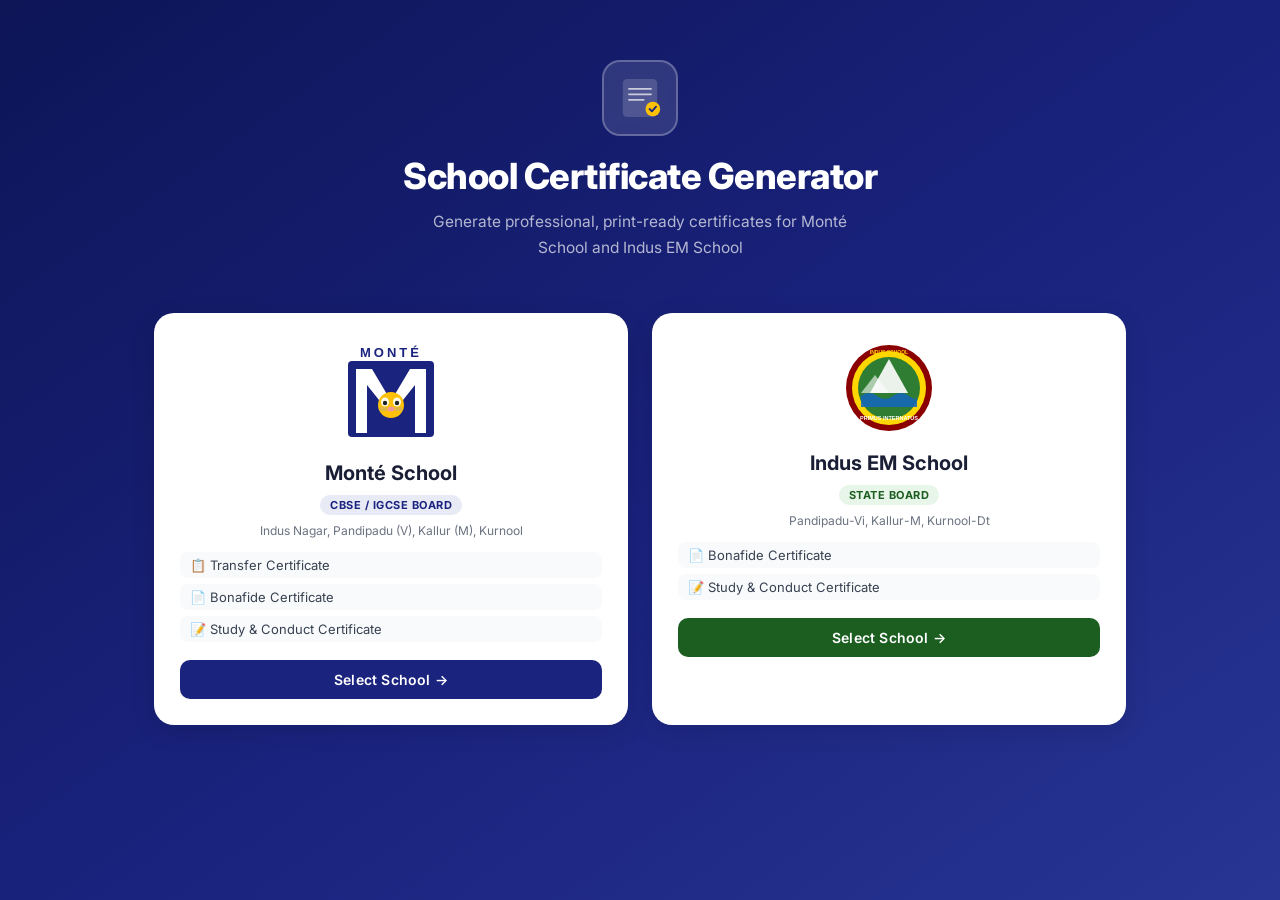
<file: index.html>
<!DOCTYPE html>
<html lang="en">

<head>
  <meta charset="UTF-8">
  <meta name="viewport" content="width=device-width, initial-scale=1.0">
  <title>School Certificate Generator | Monté School &amp; Indus EM School</title>
  <meta name="description"
    content="Generate professional Transfer, Bonafide, and Study &amp; Conduct certificates for Monté School and Indus EM School.">
  <link rel="preconnect" href="https://fonts.googleapis.com">
  <link rel="preconnect" href="https://fonts.gstatic.com" crossorigin>
  <link href="https://fonts.googleapis.com/css2?family=Inter:wght@300;400;500;600;700;800&display=swap"
    rel="stylesheet">
  <link rel="stylesheet" href="css/style.css">
  <link rel="stylesheet" href="shared/print.css">
</head>

<body>

  <!-- ================================================================
     SCREEN 1 — HOME
================================================================ -->
  <div id="screen-home" class="screen active">
    <div class="home-container">

      <header class="home-header">
        <div class="home-icon-wrap">
          <svg viewBox="0 0 48 48" width="44" height="44" fill="none">
            <rect x="6" y="4" width="36" height="40" rx="4" fill="white" opacity=".15" stroke="white"
              stroke-width="1.5" />
            <line x1="12" y1="14" x2="36" y2="14" stroke="white" stroke-width="2" stroke-linecap="round" opacity=".7" />
            <line x1="12" y1="20" x2="36" y2="20" stroke="white" stroke-width="2" stroke-linecap="round" opacity=".7" />
            <line x1="12" y1="26" x2="28" y2="26" stroke="white" stroke-width="2" stroke-linecap="round" opacity=".7" />
            <circle cx="38" cy="36" r="8" fill="#ffc107" />
            <path d="M34.5 36l2.5 2.5 4.5-5" stroke="#1a237e" stroke-width="2" stroke-linecap="round"
              stroke-linejoin="round" />
          </svg>
        </div>
        <h1>School Certificate Generator</h1>
        <p>Generate professional, print-ready certificates for Monté School and Indus EM School</p>
      </header>

      <div class="school-grid">

        <!-- Monté School Card -->
        <div class="school-card" id="card-monte" onclick="selectSchool('monte')" role="button" tabindex="0">
          <div class="school-card-logo">
            <!-- Monté School Logo (SVG placeholder – replace src with monte_logo.png when available) -->
            <svg xmlns="http://www.w3.org/2000/svg" viewBox="0 0 90 100" width="90" height="100">
              <text x="45" y="14" font-family="Arial Black,sans-serif" font-size="13" font-weight="900" fill="#1a237e"
                text-anchor="middle" letter-spacing="3">MONTÉ</text>
              <rect x="2" y="18" width="86" height="76" rx="4" fill="#1a237e" />
              <polygon points="10,90 10,26 26,26 45,58 64,26 80,26 80,90 69,90 69,42 45,72 21,42 21,90" fill="white" />
              <circle cx="45" cy="62" r="13" fill="#ffc107" />
              <ellipse cx="39" cy="59" rx="4" ry="4.5" fill="#fffde7" />
              <ellipse cx="51" cy="59" rx="4" ry="4.5" fill="#fffde7" />
              <circle cx="39" cy="60" r="2.2" fill="#222" />
              <circle cx="51" cy="60" r="2.2" fill="#222" />
              <ellipse cx="45" cy="66" rx="3.5" ry="2.5" fill="#ef9a9a" />
              <line x1="34" y1="65" x2="41" y2="65" stroke="#aaa" stroke-width=".8" />
              <line x1="34" y1="67" x2="41" y2="67" stroke="#aaa" stroke-width=".8" />
              <line x1="49" y1="65" x2="56" y2="65" stroke="#aaa" stroke-width=".8" />
              <line x1="49" y1="67" x2="56" y2="67" stroke="#aaa" stroke-width=".8" />
            </svg>
          </div>
          <div class="school-card-body">
            <h2>Monté School</h2>
            <span class="board-tag monte-board">CBSE / IGCSE Board</span>
            <p class="school-addr-small">Indus Nagar, Pandipadu (V), Kallur (M), Kurnool</p>
            <ul class="cert-preview-list">
              <li>&#128203; Transfer Certificate</li>
              <li>&#128196; Bonafide Certificate</li>
              <li>&#128221; Study &amp; Conduct Certificate</li>
            </ul>
          </div>
          <button class="school-select-btn" id="btn-select-monte">Select School &rarr;</button>
        </div>

        <!-- Indus EM School Card -->
        <div class="school-card" id="card-indus" onclick="selectSchool('indus')" role="button" tabindex="0">
          <div class="school-card-logo">
            <!-- Indus EM Logo (SVG placeholder – replace with indus_logo.png when available) -->
            <svg xmlns="http://www.w3.org/2000/svg" viewBox="0 0 90 90" width="90" height="90">
              <circle cx="45" cy="45" r="43" fill="#8B0000" />
              <circle cx="45" cy="45" r="37" fill="#FFD700" />
              <circle cx="45" cy="45" r="31" fill="#2E7D32" />
              <polygon points="45,16 26,50 64,50" fill="white" opacity=".9" />
              <polygon points="31,32 17,50 45,50" fill="white" opacity=".6" />
              <path d="M17,53 Q25,47 33,53 Q41,59 49,53 Q57,47 65,53 Q73,59 73,53 L73,64 L17,64 Z" fill="#1565C0"
                opacity=".85" />
              <text x="45" y="77" font-family="Arial,sans-serif" font-size="5.5" font-weight="bold" fill="white"
                text-anchor="middle">PRIMUS INTERNATUS</text>
              <text x="45" y="11" font-family="Arial,sans-serif" font-size="5" font-weight="bold" fill="#FFD700"
                text-anchor="middle">INDUS SCHOOL</text>
            </svg>
          </div>
          <div class="school-card-body">
            <h2>Indus EM School</h2>
            <span class="board-tag indus-board">State Board</span>
            <p class="school-addr-small">Pandipadu-Vi, Kallur-M, Kurnool-Dt</p>
            <ul class="cert-preview-list">
              <li>&#128196; Bonafide Certificate</li>
              <li>&#128221; Study &amp; Conduct Certificate</li>
            </ul>
          </div>
          <button class="school-select-btn" id="btn-select-indus">Select School &rarr;</button>
        </div>

      </div><!-- /school-grid -->
    </div>
  </div><!-- /screen-home -->


  <!-- ================================================================
     SCREEN 2 — CERTIFICATE MENU
================================================================ -->
  <div id="screen-cert-menu" class="screen">
    <div class="topbar no-print">
      <button class="btn-back" onclick="goTo('home')" id="back-to-home">&larr; Back</button>
      <div class="breadcrumb">
        <span id="bc-school">School</span>
        <span class="bc-sep">&rsaquo;</span>
        <span>Select Certificate</span>
      </div>
      <div></div>
    </div>
    <div class="cert-menu-wrap">
      <h2 class="cert-menu-heading" id="cert-menu-heading">Select Certificate Type</h2>
      <div class="cert-cards-grid" id="cert-cards-grid"></div>
    </div>
  </div><!-- /screen-cert-menu -->


  <!-- ================================================================
     SCREEN 3 — FORM
================================================================ -->
  <div id="screen-form" class="screen">
    <div class="topbar no-print">
      <button class="btn-back" onclick="goTo('cert-menu')" id="back-to-menu">&larr; Back</button>
      <div class="breadcrumb">
        <span id="bc-school-f">School</span>
        <span class="bc-sep">&rsaquo;</span>
        <span id="bc-cert-f">Certificate</span>
        <span class="bc-sep">&rsaquo;</span>
        <span>Enter Details</span>
      </div>
      <div></div>
    </div>
    <div class="form-wrap">
      <div class="form-card">
        <div class="form-card-hdr" id="form-card-hdr">
          <h2 id="form-cert-title">Certificate Form</h2>
          <p id="form-cert-sub">Fill in all student details below</p>
        </div>
        <div class="form-fields" id="form-fields"></div>
        <div class="form-actions">
          <button class="btn-clear" onclick="clearForm()">&#128465; Clear Form</button>
          <button class="btn-generate" id="btn-generate" onclick="generateCertificate()">Generate Certificate
            &rarr;</button>
        </div>
      </div>
    </div>
  </div><!-- /screen-form -->


  <!-- ================================================================
     SCREEN 4 — PREVIEW
================================================================ -->
  <div id="screen-preview" class="screen">
    <div class="preview-bar no-print">
      <button class="btn-back" onclick="goTo('form')" id="back-to-form">&larr; Edit Details</button>
      <span class="preview-label">Certificate Preview — A4 Portrait</span>
      <button class="btn-print-cert" id="btn-print" onclick="window.print()">&#128424; Print / Save PDF</button>
    </div>
    <div class="preview-stage" id="preview-stage">
      <!-- Active certificate is injected here by JS -->
    </div>
  </div><!-- /screen-preview -->


  <!-- ================================================================
     CERTIFICATE TEMPLATES  (hidden, cloned by JS on generation)
================================================================ -->
  <div id="cert-templates" style="display:none;" aria-hidden="true">

    <!-- ╔══════════════════════════════════════════════════════╗
       ║  CERT 1 · MONTÉ SCHOOL · TRANSFER CERTIFICATE       ║
       ╚══════════════════════════════════════════════════════╝ -->
    <!-- The Monté Transfer Certificate is no longer a template here:
         it is the page certificates/monte-igcse/transfer-certificate.html -->


    <!-- ╔══════════════════════════════════════════════════════╗
       ║  CERT 2 · MONTÉ SCHOOL · BONAFIDE CERTIFICATE       ║
       ╚══════════════════════════════════════════════════════╝ -->
    <!-- The Monté Bonafide Certificate is no longer a template here:
         it is the page certificates/monte-igcse/bonafide-certificate.html -->


    <!-- ╔══════════════════════════════════════════════════════╗
       ║  CERT 3 · MONTÉ SCHOOL · STUDY & CONDUCT CERT       ║
       ╚══════════════════════════════════════════════════════╝ -->
    <div id="tmpl-monte-sc" class="certificate a4-page">

      <div class="cert-original-stamp">ORIGINAL</div>

      <div class="monte-hdr">
        <div class="monte-logo-cell">
          <svg xmlns="http://www.w3.org/2000/svg" viewBox="0 0 70 80" class="cert-logo-svg">
            <text x="35" y="12" font-family="Arial Black,sans-serif" font-size="11" font-weight="900" fill="#1a237e"
              text-anchor="middle" letter-spacing="2.5">MONTÉ</text>
            <rect x="2" y="16" width="66" height="60" rx="3" fill="#1a237e" />
            <polygon points="8,72 8,22 21,22 35,47 49,22 62,22 62,72 54,72 54,33 35,58 16,33 16,72" fill="white" />
            <circle cx="35" cy="50" r="10" fill="#ffc107" />
            <ellipse cx="30.5" cy="47" rx="3" ry="3.5" fill="#fffde7" />
            <ellipse cx="39.5" cy="47" rx="3" ry="3.5" fill="#fffde7" />
            <circle cx="30.5" cy="48" r="1.8" fill="#222" />
            <circle cx="39.5" cy="48" r="1.8" fill="#222" />
            <ellipse cx="35" cy="53" rx="2.5" ry="1.8" fill="#ef9a9a" />
          </svg>
        </div>
        <div class="monte-hdr-text">
          <div class="monte-school-name">MONTÉ SCHOOL</div>
          <div class="monte-tagline">Help the child to help him self</div>
          <div class="monte-affil">(Affiliated to CBSE, New Delhi &#8211; Affiliation No.130629, School Code: 56313)
          </div>
          <div class="monte-addr">Indus Nagar, Pandipadu (V), Kallur (M), KURNOOL (Dist.), Andhra Pradesh&#8211; 518002,
            India.</div>
        </div>
      </div>
      <div class="hdr-rule"></div>

      <div class="cert-box">
        <div class="cert-admno-row">
          Admn.No: <span class="cert-uval" data-field="admNo"></span>
        </div>
        <div class="cert-box-title">STUDY &amp; CONDUCT CERTIFICATE</div>
        <div class="cert-body-wrap">
          <p class="cert-para">
            &nbsp;&nbsp;&nbsp;&nbsp;&nbsp;&nbsp;This is to certify that <span class="cert-uval"
              data-field="studentName"></span>
            Son/Daughter of Sri <span class="cert-uval" data-field="fatherName"></span>
            studied in this Institution in Class / Classes <span class="cert-uval" data-field="classesStudied"></span>
            during the year <span class="cert-uval" data-field="academicYear"></span>.
            He / She joined this Institution in Class <span class="cert-uval" data-field="classJoined"></span>
            in <span class="cert-uval" data-field="monthYearJoined"></span> and
            left this institution in <span class="cert-uval" data-field="monthYearLeft"></span>
            after completing <span class="cert-uval" data-field="classLeft"></span> Class.
            He / Her period of study in this institution is <span class="cert-uval" data-field="yearsOfStudy"></span>
            year(s).
            His / Her conduct during this period has been <span class="cert-uval" data-field="conduct"></span>.
          </p>
        </div>
        <div class="cert-box-footer">
          <div class="cert-footer-date"><em>Date:</em> <span data-field="dateOfIssue"></span></div>
          <div class="cert-footer-sign"><em>Principal</em></div>
        </div>
      </div>

    </div><!-- /tmpl-monte-sc -->


    <!-- ╔══════════════════════════════════════════════════════╗
       ║  CERT 4 · INDUS EM SCHOOL · BONAFIDE CERTIFICATE    ║
       ╚══════════════════════════════════════════════════════╝ -->
    <div id="tmpl-indus-bonafide" class="certificate a4-page">

      <div class="indus-hdr">
        <div class="indus-logo-cell">
          <svg xmlns="http://www.w3.org/2000/svg" viewBox="0 0 80 80" class="cert-logo-svg indus-cert-logo">
            <circle cx="40" cy="40" r="38" fill="#8B0000" />
            <circle cx="40" cy="40" r="33" fill="#FFD700" />
            <circle cx="40" cy="40" r="27" fill="#2E7D32" />
            <polygon points="40,16 23,46 57,46" fill="white" opacity=".9" />
            <polygon points="29,30 15,46 43,46" fill="white" opacity=".6" />
            <path d="M14,49 Q22,43 30,49 Q38,55 46,49 Q54,43 62,49 Q68,53 66,49 L66,61 L14,61 Z" fill="#1565C0"
              opacity=".85" />
            <text x="40" y="73" font-family="Arial,sans-serif" font-size="5" font-weight="bold" fill="white"
              text-anchor="middle">PRIMUS INTERNATUS</text>
            <text x="40" y="12" font-family="Arial,sans-serif" font-size="4.5" font-weight="bold" fill="#FFD700"
              text-anchor="middle">First Among Equals</text>
          </svg>
        </div>
        <div class="indus-hdr-text">
          <div class="indus-school-name">INDUS EM SCHOOL</div>
          <div class="indus-school-sub">PRIMARY / HIGH SCHOOL</div>
          <div class="indus-school-addr">PANDIPADU-Vi, KALLUR-M, KURNOOL-Dt</div>
          <div class="indus-rc">(RC.NO: 2431/B6/2020 Dt: 27/05/2020, D.E.O Kurnool, From, 2020-21 To 2029-30)</div>
          <div class="indus-rc">(RC.NO: 1194/B2/2020 Dt: 23/03/2020, R.J.D Kadapa, From, 2020-21 To 2029-30)</div>
        </div>
      </div>
      <div class="hdr-rule"></div>

      <div class="cert-box">
        <div class="cert-admno-row">
          Admn.No: <span class="cert-uval" data-field="admNo"></span>
        </div>
        <div class="cert-box-title">BONAFIDE CERTIFICATE</div>
        <div class="cert-body-wrap">
          <p class="cert-para">
            &nbsp;&nbsp;&nbsp;&nbsp;&nbsp;&nbsp;This is to certify that Chi.<span class="cert-uval"
              data-field="studentName"></span>
            Son/Daughter of Sri <span class="cert-uval" data-field="fatherName"></span>
            is a bonafide student of this institution studying <span class="cert-uval" data-field="className"></span>
            class
            during the academic years <span class="cert-uval" data-field="yearFrom"></span> to
            <span class="cert-uval" data-field="yearTo"></span>. His/Her date of birth is
            <span class="cert-uval" data-field="dobFigures"></span>
            (<span class="cert-uval" data-field="dobWords"></span>)
            as per our school records.
          </p>
        </div>
        <div class="cert-box-footer">
          <div class="cert-footer-date"><em>Date:</em> <span data-field="dateOfIssue"></span></div>
          <div class="cert-footer-sign"><em>Principal</em></div>
        </div>
      </div>

    </div><!-- /tmpl-indus-bonafide -->


    <!-- ╔══════════════════════════════════════════════════════╗
       ║  CERT 5 · INDUS EM SCHOOL · STUDY & CONDUCT CERT    ║
       ╚══════════════════════════════════════════════════════╝ -->
    <div id="tmpl-indus-sc" class="certificate a4-page">

      <div class="indus-hdr">
        <div class="indus-logo-cell">
          <svg xmlns="http://www.w3.org/2000/svg" viewBox="0 0 80 80" class="cert-logo-svg indus-cert-logo">
            <circle cx="40" cy="40" r="38" fill="#8B0000" />
            <circle cx="40" cy="40" r="33" fill="#FFD700" />
            <circle cx="40" cy="40" r="27" fill="#2E7D32" />
            <polygon points="40,16 23,46 57,46" fill="white" opacity=".9" />
            <polygon points="29,30 15,46 43,46" fill="white" opacity=".6" />
            <path d="M14,49 Q22,43 30,49 Q38,55 46,49 Q54,43 62,49 Q68,53 66,49 L66,61 L14,61 Z" fill="#1565C0"
              opacity=".85" />
            <text x="40" y="73" font-family="Arial,sans-serif" font-size="5" font-weight="bold" fill="white"
              text-anchor="middle">PRIMUS INTERNATUS</text>
            <text x="40" y="12" font-family="Arial,sans-serif" font-size="4.5" font-weight="bold" fill="#FFD700"
              text-anchor="middle">First Among Equals</text>
          </svg>
        </div>
        <div class="indus-hdr-text">
          <div class="indus-school-name">INDUS EM SCHOOL</div>
          <div class="indus-school-sub">PRIMARY / HIGH SCHOOL</div>
          <div class="indus-school-addr">PANDIPADU-Vi, KALLUR-M, KURNOOL-Dt</div>
          <div class="indus-rc">(RC.NO: 2431/B6/2020 Dt: 27/05/2020, D.E.O Kurnool, From, 2020-21 To 2029-30)</div>
          <div class="indus-rc">(RC.NO: 1194/B2/2020 Dt: 23/03/2020, R.J.D Kadapa, From, 2020-21 To 2029-30)</div>
        </div>
      </div>
      <div class="hdr-rule"></div>

      <div class="cert-box">
        <div class="cert-admno-row">
          Admn.No: <span class="cert-uval" data-field="admNo"></span>
        </div>
        <div class="cert-box-title">STUDY &amp; CONDUCT CERTIFICATE</div>
        <div class="cert-body-wrap">
          <p class="cert-para">
            &nbsp;&nbsp;&nbsp;&nbsp;&nbsp;&nbsp;This is to certify that <span class="cert-uval"
              data-field="studentName"></span>
            Son/Daughter of Sri <span class="cert-uval" data-field="fatherName"></span>
            studied in this Institution in Class / Classes <span class="cert-uval" data-field="classesStudied"></span>
            during the year <span class="cert-uval" data-field="academicYear"></span>.
            He / She joined this Institution in Class <span class="cert-uval" data-field="classJoined"></span>
            in <span class="cert-uval" data-field="monthYearJoined"></span> and
            left this institution in <span class="cert-uval" data-field="monthYearLeft"></span>
            after completing <span class="cert-uval" data-field="classLeft"></span> Class.
            He / Her period of study in this institution is <span class="cert-uval" data-field="yearsOfStudy"></span>
            year(s).
            His / Her conduct during this period has been <span class="cert-uval" data-field="conduct"></span>.
          </p>
        </div>
        <div class="cert-box-footer">
          <div class="cert-footer-date"><em>Date:</em> <span data-field="dateOfIssue"></span></div>
          <div class="cert-footer-sign"><em>Principal</em></div>
        </div>
      </div>

    </div><!-- /tmpl-indus-sc -->

  </div><!-- /cert-templates -->

  <script src="js/script.js"></script>
</body>

</html>
</file>
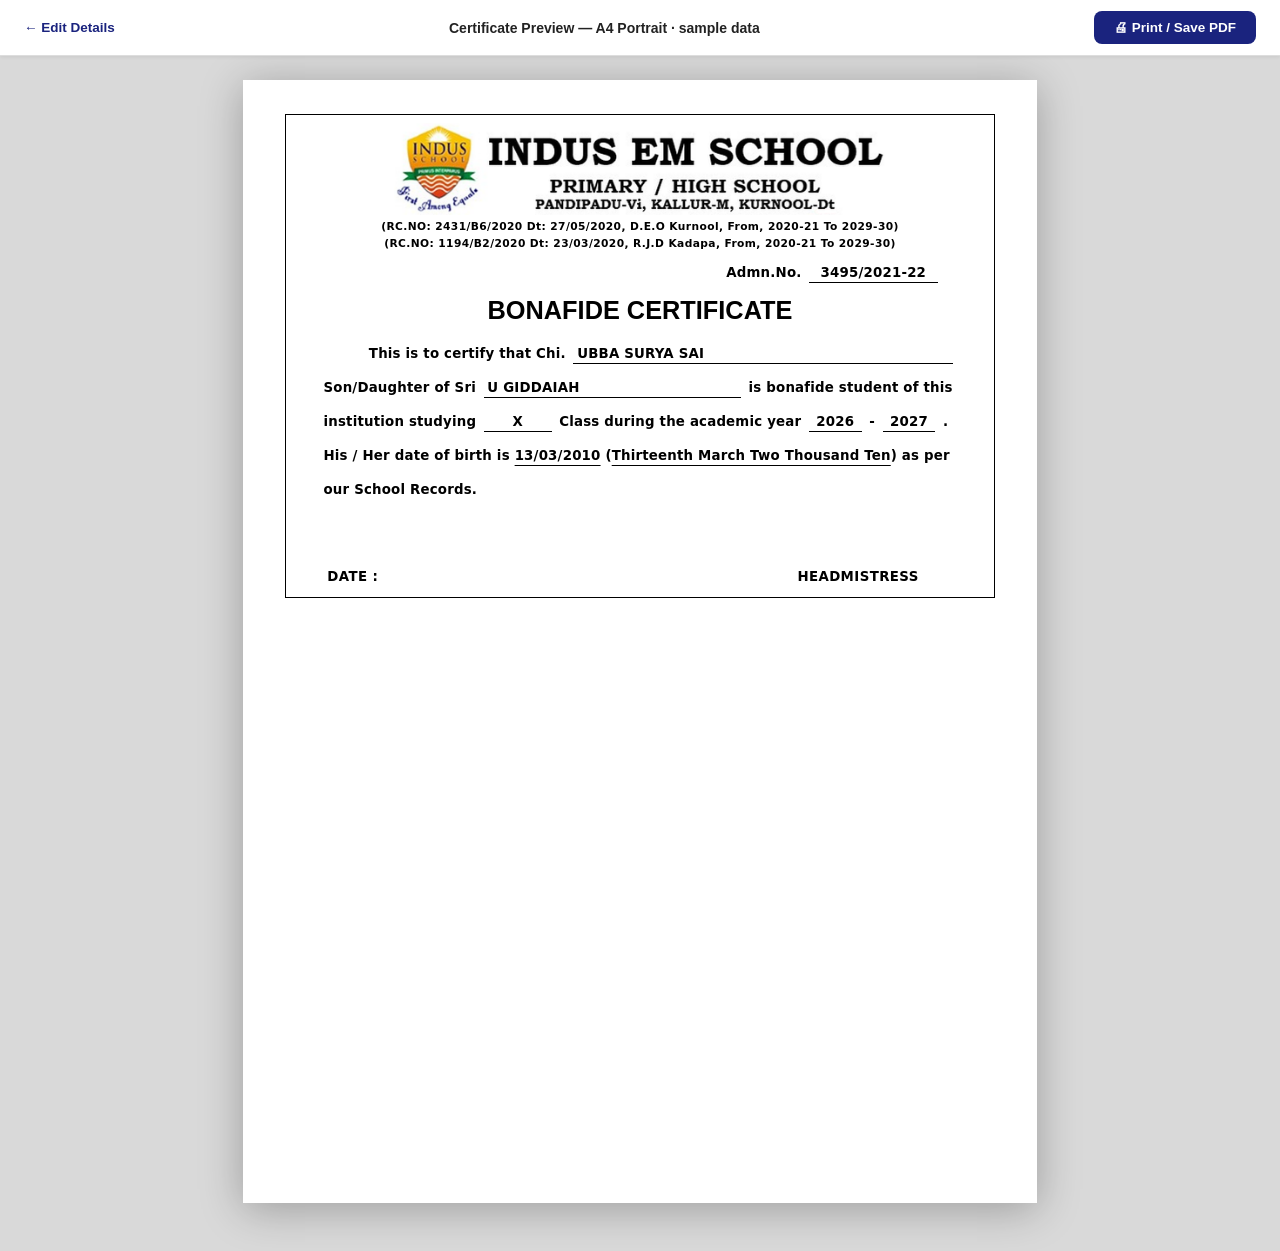
<file: certificates/indus-em/bonafide-certificate.html>
<!DOCTYPE html>
<html lang="en">

<head>
    <meta charset="UTF-8">
    <meta name="viewport" content="width=device-width, initial-scale=1.0">
    <title>Indus EM School – Bonafide Certificate</title>
    <link rel="stylesheet" href="../../shared/preview.css">
    <link rel="stylesheet" href="../../shared/print.css">
    <link rel="stylesheet" href="bonafide.css">
</head>

<body class="cert-page" data-cert-id="indus-bonafide" data-home="../../index.html">
    <div class="cert-toolbar no-print">
        <a class="ct-back" id="ct-back" href="../../index.html">&larr; Edit Details</a>
        <span class="ct-label">Certificate Preview — A4 Portrait<span id="ct-sample"></span></span>
        <button class="ct-print" id="btn-print" onclick="window.print()">&#128424; Print / Save PDF</button>
    </div>
    <div class="cert-stage">
        <div id="bf-page" class="certificate bf-page">

            <div class="bf-box">
                <div class="bf-header">
                    <img class="bf-head" src="assets/indus-header.png"
                        alt="Indus EM School, Primary / High School, Pandipadu-Vi, Kallur-M, Kurnool-Dt">
                    <div class="bf-rc">
                        <div>(RC.NO: 2431/B6/2020 Dt: 27/05/2020, D.E.O Kurnool, From, 2020-21 To 2029-30)</div>
                        <div>(RC.NO: 1194/B2/2020 Dt: 23/03/2020, R.J.D Kadapa, From, 2020-21 To 2029-30)</div>
                    </div>
                </div>

                <div class="bf-adm"><span>Admn.No.</span><span class="bf-line bf-val" data-field="admNo"></span></div>
                <div class="bf-title">BONAFIDE CERTIFICATE</div>

                <div class="bf-body">
                    <div class="bf-row"><span>This is to certify that Chi.</span><span class="bf-line bf-val"
                            data-field="studentName"></span></div>
                    <div class="bf-row"><span>Son/Daughter of Sri</span><span class="bf-line bf-val"
                            data-field="fatherName"></span><span>is bonafide student of this</span></div>
                    <div class="bf-row"><span>institution studying</span><span class="bf-line bf-short bf-val"
                            data-field="className"></span><span>Class during the academic year</span><span
                            class="bf-line bf-year bf-val" data-field="yearFrom"></span><span>-</span><span
                            class="bf-line bf-year bf-val" data-field="yearTo"></span><span>.</span></div>
                    <p class="bf-dob">His / Her date of birth is <span class="bf-ul bf-ul-fig"
                            data-field="dobFigures"></span> (<span class="bf-ul bf-ul-words"
                            data-field="dobWords"></span>) as per our School Records.</p>
                </div>

                <div class="bf-foot">
                    <div class="bf-foot-date"><span>DATE :</span> <span class="bf-fdate"
                            data-field="dateOfIssue"></span></div>
                    <div class="bf-foot-sign">HEADMISTRESS</div>
                </div>

            </div>
        </div>
    </div>
    <script>window.CERT_SAMPLE = {
            "admNo": "3495/2021-22",
            "studentName": "UBBA SURYA SAI",
            "fatherName": "U GIDDAIAH",
            "className": "X",
            "yearFrom": "2026",
            "yearTo": "2027",
            "dobFigures": "13/03/2010",
            "dobWords": "Thirteenth March Two Thousand Ten",
            "dateOfIssue": ""
        };</script>
    <script src="../../shared/page.js"></script>
    <script src="bonafide.js"></script>
</body>

</html>
</file>
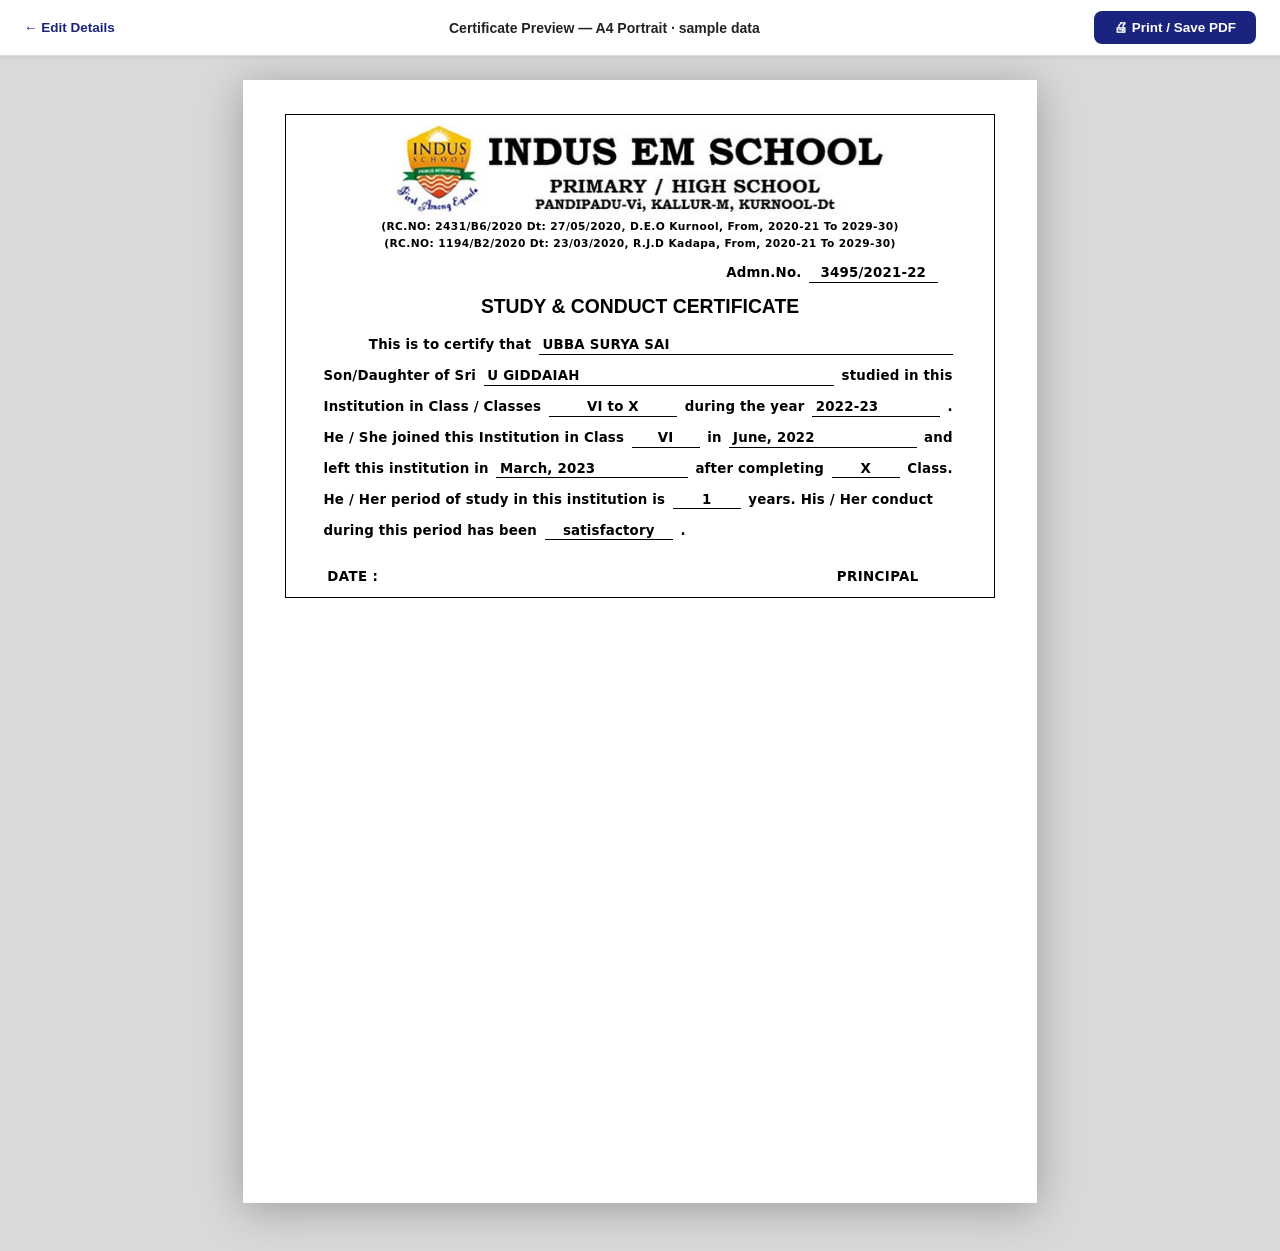
<file: certificates/indus-em/study-conduct-certificate.html>
<!DOCTYPE html>
<html lang="en">

<head>
    <meta charset="UTF-8">
    <meta name="viewport" content="width=device-width, initial-scale=1.0">
    <title>Indus EM School – Study &amp; Conduct Certificate</title>
    <!-- Indus EM School · Study & Conduct Certificate (A4 portrait, half page).
       Has its own study-conduct.css / study-conduct.js in this folder.
       Opened from the website's "Generate" button it shows the form values;
       opened directly it shows sample values. -->
    <link rel="stylesheet" href="../../shared/preview.css">
    <link rel="stylesheet" href="../../shared/print.css">
    <link rel="stylesheet" href="study-conduct.css">
</head>

<body class="cert-page" data-cert-id="indus-sc" data-home="../../index.html">
    <div class="cert-toolbar no-print">
        <a class="ct-back" id="ct-back" href="../../index.html">&larr; Edit Details</a>
        <span class="ct-label">Certificate Preview — A4 Portrait<span id="ct-sample"></span></span>
        <button class="ct-print" id="btn-print" onclick="window.print()">&#128424; Print / Save PDF</button>
    </div>
    <div class="cert-stage">
        <div id="bf-page" class="certificate bf-page">

            <div class="bf-box">
                <div class="bf-header">
                    <img class="bf-head" src="assets/indus-header.png"
                        alt="Indus EM School, Primary / High School, Pandipadu-Vi, Kallur-M, Kurnool-Dt">
                    <div class="bf-rc">
                        <div>(RC.NO: 2431/B6/2020 Dt: 27/05/2020, D.E.O Kurnool, From, 2020-21 To 2029-30)</div>
                        <div>(RC.NO: 1194/B2/2020 Dt: 23/03/2020, R.J.D Kadapa, From, 2020-21 To 2029-30)</div>
                    </div>
                </div><!-- /bf-header -->

                <div class="bf-adm"><span>Admn.No.</span><span class="bf-line bf-val" data-field="admNo"></span></div>
                <div class="bf-title sc-title">STUDY &amp; CONDUCT CERTIFICATE</div>

                <div class="bf-body">
                    <div class="bf-row"><span class="sc-indent">This is to certify that</span><span
                            class="bf-line bf-val" data-field="studentName"></span></div>
                    <div class="bf-row"><span>Son/Daughter of Sri</span><span class="bf-line bf-val"
                            data-field="fatherName"></span><span>studied in this</span></div>
                    <div class="bf-row"><span>Institution in Class / Classes</span><span class="bf-line bf-mid bf-val"
                            data-field="classesStudied"></span><span>during the year</span><span class="bf-line bf-val"
                            data-field="academicYear"></span><span>.</span></div>
                    <div class="bf-row"><span>He / She joined this Institution in Class</span><span
                            class="bf-line bf-short bf-val" data-field="classJoined"></span><span>in</span><span
                            class="bf-line bf-val" data-field="monthYearJoined"></span><span>and</span></div>
                    <div class="bf-row"><span>left this institution in</span><span class="bf-line bf-val"
                            data-field="monthYearLeft"></span><span>after completing</span><span
                            class="bf-line bf-short bf-val" data-field="classLeft"></span><span>Class.</span></div>
                    <div class="bf-row"><span>He / Her period of study in this institution is</span><span
                            class="bf-line bf-short bf-val" data-field="yearsOfStudy"></span><span>years. His / Her
                            conduct</span>
                    </div>
                    <div class="bf-row"><span>during this period has been</span><span class="bf-line bf-mid bf-val"
                            data-field="conduct"></span><span>.</span></div>
                </div>

                <div class="bf-foot">
                    <div class="bf-foot-date"><span>DATE :</span> <span class="bf-fdate"
                            data-field="dateOfIssue"></span></div>
                    <div class="bf-foot-sign">PRINCIPAL</div>
                </div>

            </div><!-- /bf-box -->
        </div><!-- /bf-page -->
    </div>
    <script>window.CERT_SAMPLE = {
            "admNo": "3495/2021-22",
            "studentName": "UBBA SURYA SAI",
            "fatherName": "U GIDDAIAH",
            "classesStudied": "VI to X",
            "academicYear": "2022-23",
            "classJoined": "VI",
            "monthYearJoined": "June, 2022",
            "monthYearLeft": "March, 2023",
            "classLeft": "X",
            "yearsOfStudy": "1",
            "conduct": "satisfactory",
            "dateOfIssue": ""
        };</script>
    <script src="../../shared/page.js"></script>
    <script src="study-conduct.js"></script>
</body>

</html>
</file>
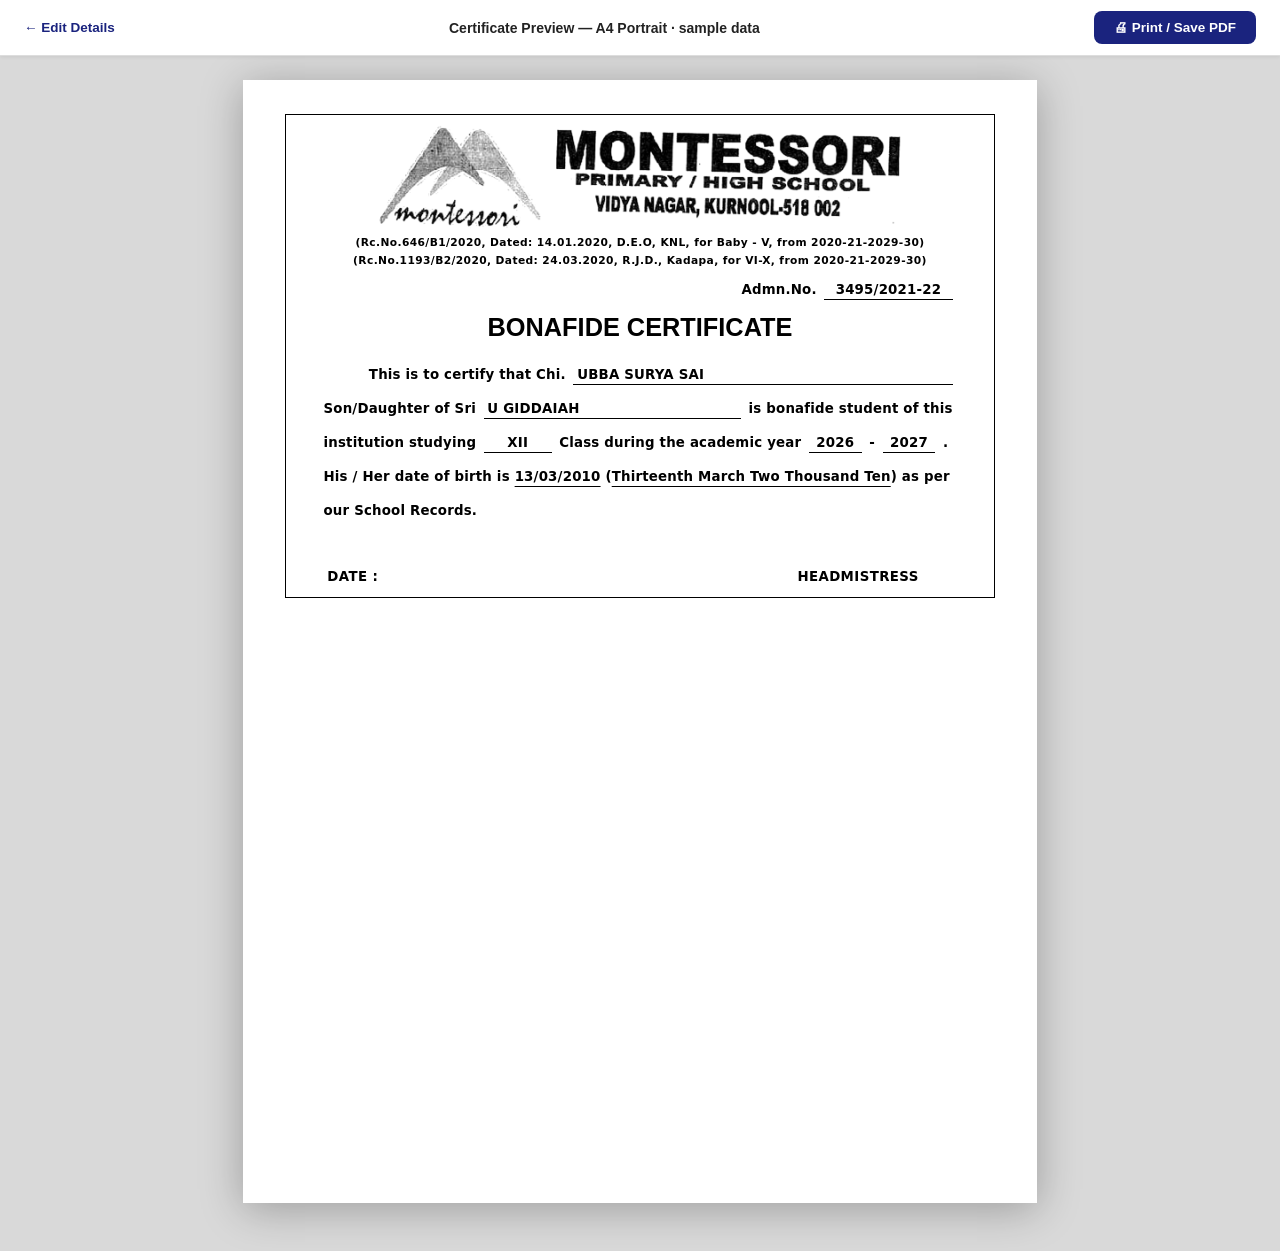
<file: certificates/monte-igcse/bonafide-certificate.html>
<!DOCTYPE html>
<html lang="en">

<head>
  <meta charset="UTF-8">
  <meta name="viewport" content="width=device-width, initial-scale=1.0">
  <title>Monté School – Bonafide Certificate</title>
  <!-- Monté · Bonafide Certificate (A4 portrait). Works offline.
       Layout and wording follow the supplied reference image (Montessori Primary / High School bonafide).
       Opened from the website's "Generate" button, it shows the values typed in the form.
       Opened directly, it shows sample values. -->
  <link rel="stylesheet" href="../../shared/preview.css">
  <link rel="stylesheet" href="../../shared/print.css">
  <link rel="stylesheet" href="bonafide.css">
</head>

<body class="cert-page" data-cert-id="monte-bonafide" data-home="../../index.html">
  <div class="cert-toolbar no-print">
    <a class="ct-back" id="ct-back" href="../../index.html">&larr; Edit Details</a>
    <span class="ct-label">Certificate Preview — A4 Portrait<span id="ct-sample"></span></span>
    <button class="ct-print" id="btn-print" onclick="window.print()">&#128424; Print / Save PDF</button>
  </div>
  <div class="cert-stage">
    <div id="bf-page" class="certificate bf-page">

      <div class="bf-box">
        <div class="bf-header">
          <img class="bf-head" src="assets/bonafide-header.png"
            alt="Montessori Primary / High School, Vidya Nagar, Kurnool-518 002">
          <div class="bf-rc">
            <div>(Rc.No.646/B1/2020, Dated: 14.01.2020, D.E.O, KNL, for Baby - V, from 2020-21-2029-30)</div>
            <div>(Rc.No.1193/B2/2020, Dated: 24.03.2020, R.J.D., Kadapa, for VI-X, from 2020-21-2029-30)</div>
          </div>
        </div><!-- /bf-header -->

        <div class="bf-adm"><span>Admn.No.</span><span class="bf-line bf-val" data-field="admNo"></span></div>
        <div class="bf-title">BONAFIDE CERTIFICATE</div>

        <div class="bf-body">
          <div class="bf-row"><span>This is to certify that Chi.</span><span class="bf-line bf-val"
              data-field="studentName"></span></div>
          <div class="bf-row"><span>Son/Daughter of Sri</span><span class="bf-line bf-val"
              data-field="fatherName"></span><span>is bonafide student of this</span></div>
          <div class="bf-row"><span>institution studying</span><span class="bf-line bf-short bf-val"
              data-field="className"></span><span>Class during the academic year</span><span
              class="bf-line bf-year bf-val" data-field="yearFrom"></span><span>-</span><span
              class="bf-line bf-year bf-val" data-field="yearTo"></span><span>.</span></div>
          <p class="bf-dob">His / Her date of birth is <span class="bf-ul bf-ul-fig" data-field="dobFigures"></span>
            (<span class="bf-ul bf-ul-words" data-field="dobWords"></span>) as per our School Records.</p>
        </div>

        <div class="bf-foot">
          <div class="bf-foot-date"><span>DATE :</span> <span class="bf-fdate" data-field="dateOfIssue"></span></div>
          <div class="bf-foot-sign">HEADMISTRESS</div>
        </div>

      </div><!-- /bf-box -->
    </div><!-- /bf-page -->
  </div>
  <script>window.CERT_SAMPLE = {
      "admNo": "3495/2021-22",
      "studentName": "UBBA SURYA SAI",
      "fatherName": "U GIDDAIAH",
      "className": "XII",
      "yearFrom": "2026",
      "yearTo": "2027",
      "dobFigures": "13/03/2010",
      "dobWords": "Thirteenth March Two Thousand Ten",
      "dateOfIssue": ""
    };</script>
  <script src="../../shared/page.js"></script>
  <script src="bonafide.js"></script>
</body>

</html>
</file>
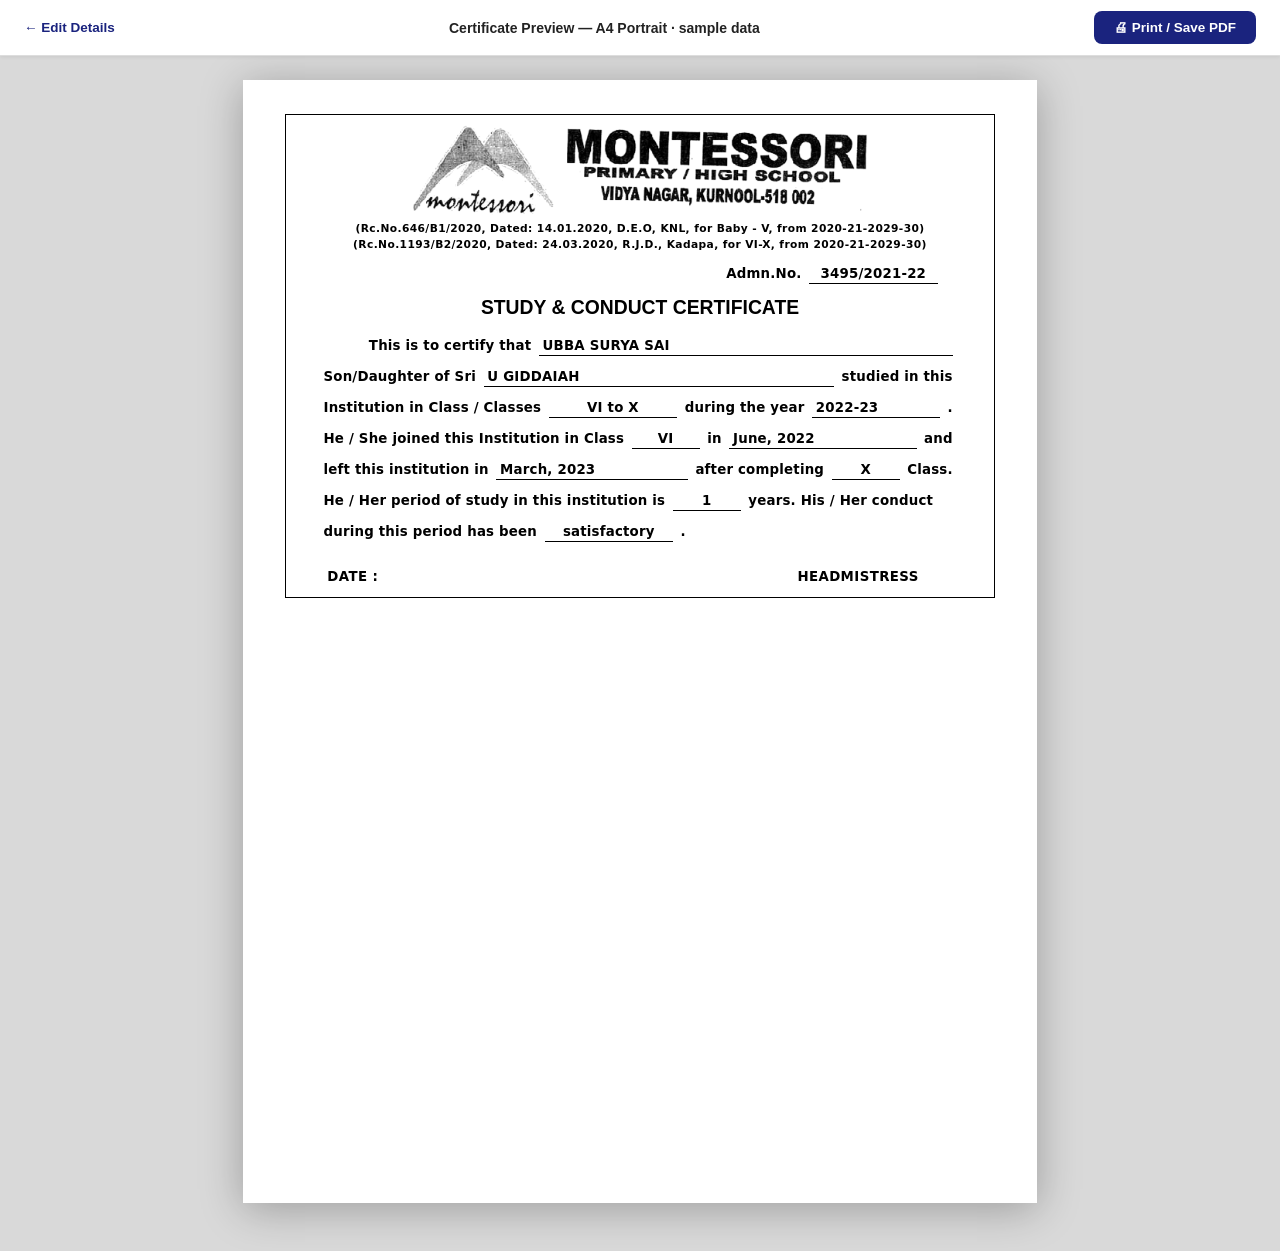
<file: certificates/monte-igcse/study-conduct-certificate.html>
<!DOCTYPE html>
<html lang="en">

<head>
  <meta charset="UTF-8">
  <meta name="viewport" content="width=device-width, initial-scale=1.0">
  <title>Monté School – Study &amp; Conduct Certificate</title>
  <!-- Monté · Bonafide Certificate (A4 portrait). Works offline.
       Layout and wording follow the supplied reference image (Montessori Primary / High School bonafide).
       Opened from the website's "Generate" button, it shows the values typed in the form.
       Opened directly, it shows sample values. -->
  <link rel="stylesheet" href="../../shared/preview.css">
  <link rel="stylesheet" href="../../shared/print.css">
  <link rel="stylesheet" href="bonafide.css">
  <link rel="stylesheet" href="study-conduct.css">
</head>

<body class="cert-page" data-cert-id="monte-sc" data-home="../../index.html">
  <div class="cert-toolbar no-print">
    <a class="ct-back" id="ct-back" href="../../index.html">&larr; Edit Details</a>
    <span class="ct-label">Certificate Preview — A4 Portrait<span id="ct-sample"></span></span>
    <button class="ct-print" id="btn-print" onclick="window.print()">&#128424; Print / Save PDF</button>
  </div>
  <div class="cert-stage">
    <div id="bf-page" class="certificate bf-page">

      <div class="bf-box">
        <div class="bf-header">
          <img class="bf-head" src="assets/bonafide-header.png"
            alt="Montessori Primary / High School, Vidya Nagar, Kurnool-518 002">
          <div class="bf-rc">
            <div>(Rc.No.646/B1/2020, Dated: 14.01.2020, D.E.O, KNL, for Baby - V, from 2020-21-2029-30)</div>
            <div>(Rc.No.1193/B2/2020, Dated: 24.03.2020, R.J.D., Kadapa, for VI-X, from 2020-21-2029-30)</div>
          </div>
        </div><!-- /bf-header -->

        <div class="bf-adm"><span>Admn.No.</span><span class="bf-line bf-val" data-field="admNo"></span></div>
        <div class="bf-title sc-title">STUDY &amp; CONDUCT CERTIFICATE</div>

        <div class="bf-body">
          <div class="bf-row"><span class="sc-indent">This is to certify that</span><span class="bf-line bf-val"
              data-field="studentName"></span></div>
          <div class="bf-row"><span>Son/Daughter of Sri</span><span class="bf-line bf-val"
              data-field="fatherName"></span><span>studied in this</span></div>
          <div class="bf-row"><span>Institution in Class / Classes</span><span class="bf-line bf-mid bf-val"
              data-field="classesStudied"></span><span>during the year</span><span class="bf-line bf-val"
              data-field="academicYear"></span><span>.</span></div>
          <div class="bf-row"><span>He / She joined this Institution in Class</span><span
              class="bf-line bf-short bf-val" data-field="classJoined"></span><span>in</span><span
              class="bf-line bf-val" data-field="monthYearJoined"></span><span>and</span></div>
          <div class="bf-row"><span>left this institution in</span><span class="bf-line bf-val"
              data-field="monthYearLeft"></span><span>after completing</span><span class="bf-line bf-short bf-val"
              data-field="classLeft"></span><span>Class.</span></div>
          <div class="bf-row"><span>He / Her period of study in this institution is</span><span
              class="bf-line bf-short bf-val" data-field="yearsOfStudy"></span><span>years. His / Her conduct</span>
          </div>
          <div class="bf-row"><span>during this period has been</span><span class="bf-line bf-mid bf-val"
              data-field="conduct"></span><span>.</span></div>
        </div>

        <div class="bf-foot">
          <div class="bf-foot-date"><span>DATE :</span> <span class="bf-fdate" data-field="dateOfIssue"></span></div>
          <div class="bf-foot-sign">HEADMISTRESS</div>
        </div>

      </div><!-- /bf-box -->
    </div><!-- /bf-page -->
  </div>
  <script>window.CERT_SAMPLE = {
      "admNo": "3495/2021-22",
      "studentName": "UBBA SURYA SAI",
      "fatherName": "U GIDDAIAH",
      "classesStudied": "VI to X",
      "academicYear": "2022-23",
      "classJoined": "VI",
      "monthYearJoined": "June, 2022",
      "monthYearLeft": "March, 2023",
      "classLeft": "X",
      "yearsOfStudy": "1",
      "conduct": "satisfactory",
      "dateOfIssue": ""
    };</script>
  <script src="../../shared/page.js"></script>
  <script src="bonafide.js"></script>
</body>

</html>
</file>
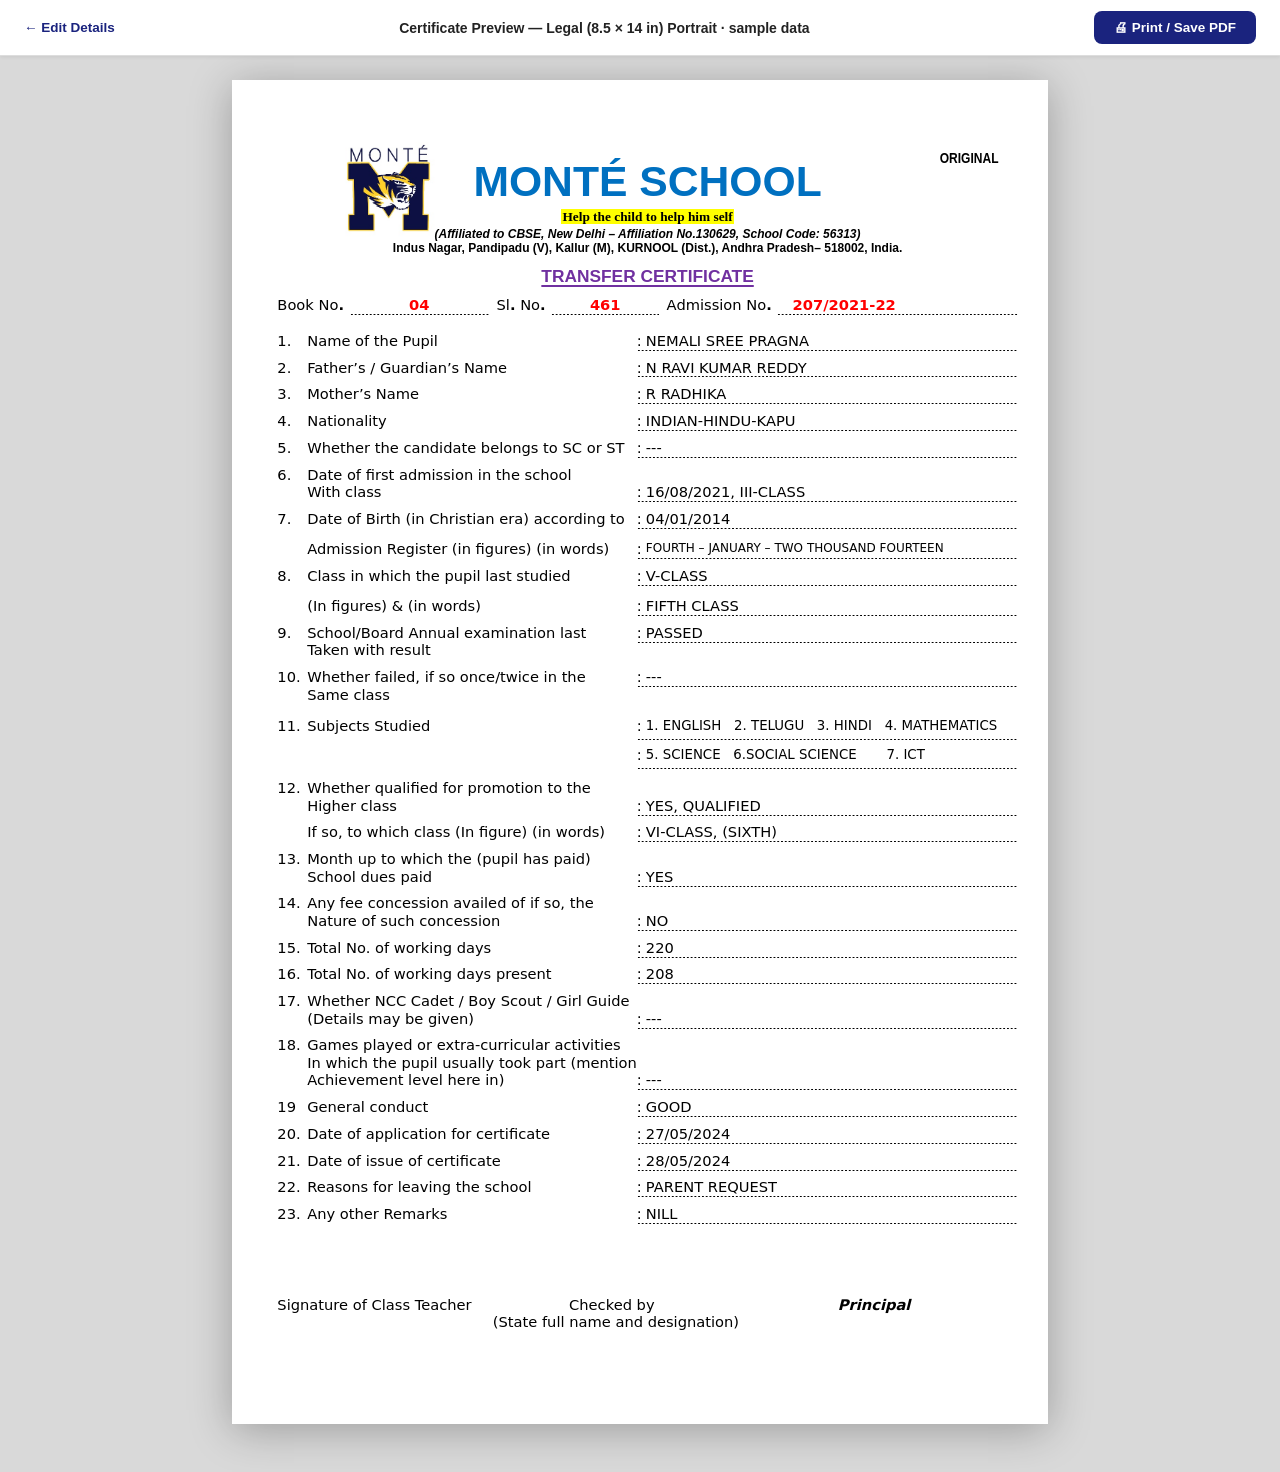
<file: certificates/monte-igcse/transfer-certificate.html>
<!DOCTYPE html>
<html lang="en">

<head>
  <meta charset="UTF-8">
  <meta name="viewport" content="width=device-width, initial-scale=1.0">
  <title>Monté School – Transfer Certificate</title>
  <!-- Monté IGCSE · Transfer Certificate (Legal 8.5 x 14 in, portrait). Works offline.
       Opened from the website's "Generate" button, it shows the values typed in the form.
       Opened directly, it shows the sample values from the original Word certificate. -->
  <link rel="stylesheet" href="../../shared/preview.css">
  <link rel="stylesheet" href="../../shared/print.css">
  <link rel="stylesheet" href="styles.css">
  <style>
    .monte-tc-replica {
      margin: 0 auto !important;
    }

    @media print {
      .monte-tc-replica {
        margin: 0 !important;
      }
    }
  </style>
</head>

<body class="cert-page" data-cert-id="monte-tc" data-home="../../index.html">
  <div class="cert-toolbar no-print">
    <a class="ct-back" id="ct-back" href="../../index.html">&larr; Edit Details</a>
    <span class="ct-label">Certificate Preview — Legal (8.5 × 14 in) Portrait<span id="ct-sample"></span></span>
    <button class="ct-print" id="btn-print" onclick="window.print()">&#128424; Print / Save PDF</button>
  </div>
  <div class="cert-stage">
    <div id="tc-page" class="certificate a4-page monte-tc-replica">
      <!-- Rebuilt from the original Word certificate (130629 TC SOFT COPY.doc).
           Everything below is real HTML text (no background picture), so fonts,
           colours and dotted lines are controlled in css/style.css (section "MONTÉ TRANSFER CERTIFICATE"). -->
      <span class="tc-copy-mark">ORIGINAL</span>
      <img class="tc-logo" src="assets/monte-logo.jpg" alt="Monté School logo">
      <div class="tc-head">
        <div class="tc-school">MONTÉ SCHOOL</div>
        <div class="tc-motto"><span>Help the child to help him self</span></div>
        <div class="tc-affil">(Affiliated to CBSE, New Delhi &#8211; Affiliation No.130629, School Code: 56313)</div>
        <div class="tc-addr">Indus Nagar, Pandipadu (V), Kallur (M), KURNOOL (Dist.), Andhra Pradesh&#8211; 518002,
          India.</div>
        <div class="tc-title"><span>TRANSFER CERTIFICATE</span></div>
      </div>
      <div class="tc-ids">
        <div class="tc-id g1"><span class="tc-idl">Book No<b>.</b></span><span class="tc-idv"><span class="tc-val meta"
              data-field="bookNo"></span></span></div>
        <div class="tc-id g2"><span class="tc-idl">Sl<b>.</b> No<b>.</b></span><span class="tc-idv"><span
              class="tc-val meta" data-field="slNo"></span></span></div>
        <div class="tc-id g3"><span class="tc-idl">Admission No<b>.</b></span><span class="tc-idv left"><span
              class="tc-val meta" data-field="admNo"></span></span></div>
      </div>
      <div class="tc-rows">
        <div class="tcr "><span class="tcr-n">1.</span><span class="tcr-l">Name of the Pupil</span><span
            class="tcr-v"><i>:</i><span class="tc-val " data-field="studentName"></span></span></div>
        <div class="tcr "><span class="tcr-n">2.</span><span class="tcr-l">Father’s / Guardian’s Name</span><span
            class="tcr-v"><i>:</i><span class="tc-val " data-field="fatherName"></span></span></div>
        <div class="tcr "><span class="tcr-n">3.</span><span class="tcr-l">Mother’s Name</span><span
            class="tcr-v"><i>:</i><span class="tc-val " data-field="motherName"></span></span></div>
        <div class="tcr "><span class="tcr-n">4.</span><span class="tcr-l">Nationality</span><span
            class="tcr-v"><i>:</i><span class="tc-val " data-field="nationality"></span></span></div>
        <div class="tcr "><span class="tcr-n">5.</span><span class="tcr-l">Whether the candidate belongs to SC or
            ST</span><span class="tcr-v"><i>:</i><span class="tc-val " data-field="scst"></span></span></div>
        <div class="tcr "><span class="tcr-n">6.</span><span class="tcr-l">Date of first admission in the school<br>With
            class</span><span class="tcr-v"><i>:</i><span class="tc-val " data-field="dateOfAdmission"></span></span>
        </div>
        <div class="tcr "><span class="tcr-n">7.</span><span class="tcr-l">Date of Birth (in Christian era) according
            to</span><span class="tcr-v"><i>:</i><span class="tc-val " data-field="dobFigures"></span></span></div>
        <div class="tcr gap"><span class="tcr-n"></span><span class="tcr-l">Admission Register (in figures) (in
            words)</span><span class="tcr-v"><i>:</i><span class="tc-val small" data-field="dobWords"></span></span>
        </div>
        <div class="tcr "><span class="tcr-n">8.</span><span class="tcr-l">Class in which the pupil last
            studied</span><span class="tcr-v"><i>:</i><span class="tc-val " data-field="lastClassFig"></span></span>
        </div>
        <div class="tcr gap"><span class="tcr-n"></span><span class="tcr-l">(In figures) &amp; (in words)</span><span
            class="tcr-v"><i>:</i><span class="tc-val " data-field="lastClassWrd"></span></span></div>
        <div class="tcr top"><span class="tcr-n">9.</span><span class="tcr-l">School/Board Annual examination
            last<br>Taken with result</span><span class="tcr-v"><i>:</i><span class="tc-val "
              data-field="examResult"></span></span></div>
        <div class="tcr top"><span class="tcr-n">10.</span><span class="tcr-l">Whether failed, if so once/twice in
            the<br>Same class</span><span class="tcr-v"><i>:</i><span class="tc-val "
              data-field="failedInfo"></span></span></div>
        <div class="tcr tcr-subj"><span class="tcr-n">11.</span><span class="tcr-l">Subjects Studied</span>
          <span class="tcr-v"><i class="c1">:</i><i class="c2">:</i><span class="tc-val subj"
              data-field="subjects"></span></span>
        </div>
        <div class="tcr "><span class="tcr-n">12.</span><span class="tcr-l">Whether qualified for promotion to
            the<br>Higher class</span><span class="tcr-v"><i>:</i><span class="tc-val "
              data-field="qualifiedPromo"></span></span></div>
        <div class="tcr "><span class="tcr-n"></span><span class="tcr-l">If so, to which class (In figure) (in
            words)</span><span class="tcr-v"><i>:</i><span class="tc-val " data-field="nextClass"></span></span></div>
        <div class="tcr "><span class="tcr-n">13.</span><span class="tcr-l">Month up to which the (pupil has
            paid)<br>School dues paid</span><span class="tcr-v"><i>:</i><span class="tc-val "
              data-field="duesPaid"></span></span></div>
        <div class="tcr "><span class="tcr-n">14.</span><span class="tcr-l">Any fee concession availed of if so,
            the<br>Nature of such concession</span><span class="tcr-v"><i>:</i><span class="tc-val "
              data-field="feeConcession"></span></span></div>
        <div class="tcr "><span class="tcr-n">15.</span><span class="tcr-l">Total No. of working days</span><span
            class="tcr-v"><i>:</i><span class="tc-val " data-field="totalWorkDays"></span></span></div>
        <div class="tcr "><span class="tcr-n">16.</span><span class="tcr-l">Total No. of working days
            present</span><span class="tcr-v"><i>:</i><span class="tc-val " data-field="daysPresent"></span></span>
        </div>
        <div class="tcr "><span class="tcr-n">17.</span><span class="tcr-l">Whether NCC Cadet / Boy Scout / Girl
            Guide<br>(Details may be given)</span><span class="tcr-v"><i>:</i><span class="tc-val "
              data-field="nccScout"></span></span></div>
        <div class="tcr "><span class="tcr-n">18.</span><span class="tcr-l">Games played or extra-curricular
            activities<br>In which the pupil usually took part (mention<br>Achievement level here in)</span><span
            class="tcr-v"><i>:</i><span class="tc-val " data-field="extracurricular"></span></span></div>
        <div class="tcr "><span class="tcr-n">19</span><span class="tcr-l">General conduct</span><span
            class="tcr-v"><i>:</i><span class="tc-val " data-field="conduct"></span></span></div>
        <div class="tcr "><span class="tcr-n">20.</span><span class="tcr-l">Date of application for
            certificate</span><span class="tcr-v"><i>:</i><span class="tc-val "
              data-field="dateOfApplication"></span></span></div>
        <div class="tcr "><span class="tcr-n">21.</span><span class="tcr-l">Date of issue of certificate</span><span
            class="tcr-v"><i>:</i><span class="tc-val " data-field="dateOfIssue"></span></span></div>
        <div class="tcr "><span class="tcr-n">22.</span><span class="tcr-l">Reasons for leaving the school</span><span
            class="tcr-v"><i>:</i><span class="tc-val " data-field="reasonForLeaving"></span></span></div>
        <div class="tcr "><span class="tcr-n">23.</span><span class="tcr-l">Any other Remarks</span><span
            class="tcr-v"><i>:</i><span class="tc-val " data-field="remarks"></span></span></div>
      </div>
      <div class="tc-signature-footer" aria-label="Certificate signatures">
        <div class="sg-teacher">Signature of Class Teacher</div>
        <div class="sg-checked">Checked by<small>(State full name and designation)</small></div>
        <div class="sg-principal"><strong>Principal</strong></div>
      </div>
    </div><!-- /tc-page -->
  </div>
  <script>window.CERT_SAMPLE = {
      "bookNo": "04",
      "slNo": "461",
      "admNo": "207/2021-22",
      "studentName": "NEMALI SREE PRAGNA",
      "fatherName": "N RAVI KUMAR REDDY",
      "motherName": "R RADHIKA",
      "nationality": "INDIAN-HINDU-KAPU",
      "scst": "---",
      "dateOfAdmission": "16/08/2021, III-CLASS",
      "dobFigures": "04/01/2014",
      "dobWords": "FOURTH – JANUARY – TWO THOUSAND FOURTEEN",
      "lastClassFig": "V-CLASS",
      "lastClassWrd": "FIFTH CLASS",
      "examResult": "PASSED",
      "failedInfo": "---",
      "subjects": "1. ENGLISH   2. TELUGU   3. HINDI   4. MATHEMATICS   5. SCIENCE   6.SOCIAL SCIENCE       7. ICT",
      "qualifiedPromo": "YES, QUALIFIED",
      "nextClass": "VI-CLASS, (SIXTH)",
      "duesPaid": "YES",
      "feeConcession": "NO",
      "totalWorkDays": "220",
      "daysPresent": "208",
      "nccScout": "---",
      "extracurricular": "---",
      "conduct": "GOOD",
      "dateOfApplication": "27/05/2024",
      "dateOfIssue": "28/05/2024",
      "reasonForLeaving": "PARENT REQUEST",
      "remarks": "NILL"
    };</script>
  <script src="../../shared/fit-values.js"></script>
  <script src="../../shared/page.js"></script>
</body>

</html>
</file>
<file: css/style.css>
/* ================================================================
   style.css — School Certificate Generator
   Monté School & Indus EM School
================================================================ */

/* ── Google Fonts (also loaded via <link> in HTML as fallback) ── */
@import url('https://fonts.googleapis.com/css2?family=Inter:wght@300;400;500;600;700;800&display=swap');

/* ── CSS Variables ── */
:root {
  --bg: #eef0f7;
  --surface: #ffffff;
  --border: #e2e6f0;
  --text: #1a1f36;
  --muted: #6b7280;
  --shadow-sm: 0 2px 8px rgba(0, 0, 0, .07);
  --shadow-md: 0 6px 24px rgba(0, 0, 0, .12);
  --shadow-lg: 0 16px 48px rgba(0, 0, 0, .18);

  --monte: #1a237e;
  --monte-dk: #0d1557;
  --monte-lt: #e8eaf6;
  --monte-gold: #ffc107;

  --indus: #1b5e20;
  --indus-dk: #0d3610;
  --indus-lt: #e8f5e9;

  --r-sm: 8px;
  --r-md: 14px;
  --r-lg: 20px;
  --ease: .22s ease;
}

/* ── Reset ── */
*,
*::before,
*::after {
  box-sizing: border-box;
  margin: 0;
  padding: 0;
}

html {
  scroll-behavior: smooth;
  -webkit-text-size-adjust: 100%;
}

body {
  font-family: 'Inter', system-ui, -apple-system, sans-serif;
  background: var(--bg);
  color: var(--text);
  min-height: 100vh;
  overflow-x: hidden;
}

button {
  font-family: inherit;
  cursor: pointer;
}

ul {
  list-style: none;
}

/* ================================================================
   SCREEN SYSTEM
================================================================ */
.screen {
  display: none;
  min-height: 100vh;
}

.screen.active {
  display: block;
  animation: screenIn .3s ease both;
}

@keyframes screenIn {
  from {
    opacity: 0;
    transform: translateY(10px);
  }

  to {
    opacity: 1;
    transform: translateY(0);
  }
}

/* ================================================================
   SHARED TOP BAR
================================================================ */
.topbar {
  position: sticky;
  top: 0;
  z-index: 200;
  display: flex;
  align-items: center;
  justify-content: space-between;
  gap: 12px;
  padding: 11px 24px;
  background: white;
  border-bottom: 1px solid var(--border);
  box-shadow: var(--shadow-sm);
}

.btn-back {
  background: none;
  border: 1.5px solid var(--border);
  color: var(--muted);
  padding: 7px 15px;
  border-radius: 8px;
  font-size: 13px;
  font-weight: 500;
  transition: all var(--ease);
  white-space: nowrap;
}

.btn-back:hover {
  background: var(--bg);
  color: var(--text);
  border-color: #bcc;
}

.breadcrumb {
  font-size: 13px;
  color: var(--muted);
  display: flex;
  align-items: center;
  gap: 6px;
  flex-wrap: wrap;
}

.bc-sep {
  color: #ccc;
  font-size: 16px;
}

/* ================================================================
   SCREEN 1 — HOME
================================================================ */
#screen-home {
  background: linear-gradient(145deg, #0d1557 0%, #1a237e 55%, #283593 100%);
  min-height: 100vh;
}

.home-container {
  max-width: 1020px;
  margin: 0 auto;
  padding: 60px 24px 56px;
}

.home-header {
  text-align: center;
  margin-bottom: 52px;
}

.home-icon-wrap {
  display: inline-flex;
  align-items: center;
  justify-content: center;
  width: 76px;
  height: 76px;
  background: rgba(255, 255, 255, .12);
  border: 2px solid rgba(255, 255, 255, .25);
  border-radius: 18px;
  margin-bottom: 20px;
  backdrop-filter: blur(6px);
}

.home-header h1 {
  font-size: 36px;
  font-weight: 800;
  color: white;
  line-height: 1.15;
  margin-bottom: 12px;
  letter-spacing: -.5px;
}

.home-header p {
  font-size: 15.5px;
  color: rgba(255, 255, 255, .68);
  max-width: 460px;
  margin: 0 auto;
  line-height: 1.65;
}

/* School cards grid */
.school-grid {
  display: grid;
  grid-template-columns: 1fr 1fr;
  gap: 24px;
}

@media (max-width: 680px) {
  .school-grid {
    grid-template-columns: 1fr;
  }

  .home-header h1 {
    font-size: 26px;
  }
}

.school-card {
  background: white;
  border-radius: var(--r-lg);
  padding: 28px 24px 24px;
  display: flex;
  flex-direction: column;
  align-items: center;
  gap: 18px;
  cursor: pointer;
  transition: transform .28s ease, box-shadow .28s ease;
  box-shadow: var(--shadow-md);
  text-align: center;
  border: 2px solid transparent;
  position: relative;
  overflow: hidden;
}

.school-card::before {
  content: '';
  position: absolute;
  inset: 0;
  opacity: 0;
  transition: opacity var(--ease);
}

#card-monte::before {
  background: radial-gradient(circle at top left, rgba(26, 35, 126, .06), transparent 70%);
}

#card-indus::before {
  background: radial-gradient(circle at top left, rgba(27, 94, 32, .06), transparent 70%);
}

.school-card:hover {
  transform: translateY(-7px);
  box-shadow: var(--shadow-lg);
}

.school-card:hover::before {
  opacity: 1;
}

#card-monte:hover {
  border-color: var(--monte);
}

#card-indus:hover {
  border-color: var(--indus);
}

.school-card-logo svg {
  display: block;
}

.school-card-body {
  width: 100%;
}

.school-card-body h2 {
  font-size: 20px;
  font-weight: 700;
  color: var(--text);
  margin-bottom: 8px;
}

.board-tag {
  display: inline-block;
  font-size: 11px;
  font-weight: 700;
  letter-spacing: .5px;
  text-transform: uppercase;
  padding: 3px 10px;
  border-radius: 20px;
  margin-bottom: 8px;
}

.monte-board {
  background: var(--monte-lt);
  color: var(--monte);
}

.indus-board {
  background: var(--indus-lt);
  color: var(--indus);
}

.school-addr-small {
  font-size: 12px;
  color: var(--muted);
  margin-bottom: 14px;
}

.cert-preview-list {
  display: flex;
  flex-direction: column;
  gap: 6px;
  text-align: left;
}

.cert-preview-list li {
  font-size: 13px;
  color: #374151;
  padding: 5px 10px;
  background: #f9fafb;
  border-radius: 7px;
}

.school-select-btn {
  width: 100%;
  padding: 11px 20px;
  border: none;
  border-radius: 10px;
  font-size: 14px;
  font-weight: 600;
  color: white;
  transition: all var(--ease);
  display: flex;
  align-items: center;
  justify-content: center;
  gap: 8px;
  letter-spacing: .2px;
}

#card-monte .school-select-btn {
  background: var(--monte);
}

#card-monte .school-select-btn:hover {
  background: var(--monte-dk);
  transform: none;
}

#card-indus .school-select-btn {
  background: var(--indus);
}

#card-indus .school-select-btn:hover {
  background: var(--indus-dk);
  transform: none;
}

/* ================================================================
   SCREEN 2 — CERTIFICATE MENU
================================================================ */
#screen-cert-menu {
  background: var(--bg);
}

.cert-menu-wrap {
  max-width: 920px;
  margin: 0 auto;
  padding: 40px 24px 60px;
}

.cert-menu-heading {
  font-size: 24px;
  font-weight: 700;
  color: var(--text);
  margin-bottom: 28px;
}

.cert-cards-grid {
  display: grid;
  grid-template-columns: repeat(auto-fit, minmax(260px, 1fr));
  gap: 20px;
}

.cert-card {
  background: white;
  border-radius: var(--r-md);
  padding: 24px;
  cursor: pointer;
  transition: all var(--ease);
  border: 2px solid transparent;
  box-shadow: var(--shadow-sm);
  display: flex;
  flex-direction: column;
  gap: 10px;
}

.cert-card:hover {
  transform: translateY(-4px);
  box-shadow: var(--shadow-md);
}

.cert-card-icon {
  font-size: 32px;
}

.cert-card h3 {
  font-size: 17px;
  font-weight: 700;
  color: var(--text);
}

.cert-card p {
  font-size: 13px;
  color: var(--muted);
  line-height: 1.55;
  margin-bottom: 6px;
}

.cert-card-cta {
  display: inline-block;
  margin-top: auto;
  padding: 8px 16px;
  border-radius: 7px;
  font-size: 13px;
  font-weight: 600;
  color: white;
  align-self: flex-start;
}

.monte-ccard:hover {
  border-color: var(--monte);
}

.monte-ccard .cert-card-cta {
  background: var(--monte);
}

.indus-ccard:hover {
  border-color: var(--indus);
}

.indus-ccard .cert-card-cta {
  background: var(--indus);
}

/* ================================================================
   SCREEN 3 — FORM
================================================================ */
#screen-form {
  background: var(--bg);
}

.form-wrap {
  max-width: 780px;
  margin: 0 auto;
  padding: 36px 24px 64px;
}

.form-card {
  background: white;
  border-radius: var(--r-lg);
  box-shadow: var(--shadow-md);
  overflow: hidden;
}

.form-card-hdr {
  padding: 22px 28px 18px;
  border-bottom: 1px solid var(--border);
  border-left: 5px solid var(--monte);
}

.form-card-hdr.indus-hdr {
  border-left-color: var(--indus);
}

.form-card-hdr h2 {
  font-size: 19px;
  font-weight: 700;
  color: var(--text);
  margin-bottom: 4px;
}

.form-card-hdr p {
  font-size: 13.5px;
  color: var(--muted);
}

/* Form grid */
.form-fields {
  padding: 20px 28px;
  display: grid;
  grid-template-columns: 1fr 1fr;
  gap: 15px 22px;
}

.fg {
  display: flex;
  flex-direction: column;
  gap: 5px;
}

.fg.full {
  grid-column: 1 / -1;
}

.fg label {
  font-size: 12px;
  font-weight: 600;
  color: #374151;
  letter-spacing: .15px;
  text-transform: uppercase;
}

.fg input,
.fg select,
.fg textarea {
  padding: 9px 12px;
  border: 1.5px solid var(--border);
  border-radius: 8px;
  font-size: 13.5px;
  color: var(--text);
  font-family: 'Inter', sans-serif;
  background: white;
  transition: border-color var(--ease), box-shadow var(--ease);
}

.fg input:focus,
.fg select:focus,
.fg textarea:focus {
  outline: none;
  border-color: var(--monte);
  box-shadow: 0 0 0 3px rgba(26, 35, 126, .09);
}

.indus-form .fg input:focus,
.indus-form .fg select:focus,
.indus-form .fg textarea:focus {
  border-color: var(--indus);
  box-shadow: 0 0 0 3px rgba(27, 94, 32, .09);
}

.fg textarea {
  resize: vertical;
  min-height: 68px;
}

.form-section-hdr {
  grid-column: 1 / -1;
  margin-top: 6px;
  padding-top: 14px;
  border-top: 1px solid var(--border);
  font-size: 11px;
  font-weight: 700;
  color: var(--muted);
  text-transform: uppercase;
  letter-spacing: 1px;
}

/* Form actions */
.form-actions {
  padding: 18px 28px;
  display: flex;
  justify-content: flex-end;
  gap: 12px;
  border-top: 1px solid var(--border);
  background: #fafafa;
}

.btn-clear {
  background: white;
  border: 1.5px solid var(--border);
  color: var(--muted);
  padding: 9px 18px;
  border-radius: 8px;
  font-size: 13.5px;
  font-weight: 500;
  transition: all var(--ease);
}

.btn-clear:hover {
  background: var(--bg);
  border-color: #bbb;
  color: var(--text);
}

.btn-generate {
  background: var(--monte);
  color: white;
  border: none;
  padding: 9px 22px;
  border-radius: 8px;
  font-size: 13.5px;
  font-weight: 600;
  transition: all var(--ease);
}

.btn-generate:hover {
  background: var(--monte-dk);
  transform: translateY(-1px);
}

.btn-generate.indus-btn {
  background: var(--indus);
}

.btn-generate.indus-btn:hover {
  background: var(--indus-dk);
}

/* ================================================================
   SCREEN 4 — PREVIEW
================================================================ */
#screen-preview {
  background: #c8cdd8;
}

.preview-bar {
  position: sticky;
  top: 0;
  z-index: 200;
  display: flex;
  align-items: center;
  justify-content: space-between;
  gap: 14px;
  padding: 11px 24px;
  background: white;
  border-bottom: 1px solid var(--border);
  box-shadow: var(--shadow-sm);
}

.preview-label {
  font-size: 14px;
  font-weight: 600;
  color: var(--text);
}

.btn-print-cert {
  background: #1a237e;
  color: white;
  border: none;
  padding: 9px 20px;
  border-radius: 8px;
  font-size: 13.5px;
  font-weight: 600;
  transition: all var(--ease);
  display: flex;
  align-items: center;
  gap: 7px;
}

.btn-print-cert:hover {
  background: #0d1557;
  transform: translateY(-1px);
}

.preview-stage {
  padding: 36px 24px 48px;
  display: flex;
  justify-content: center;
  min-height: calc(100vh - 58px);
}

/* ================================================================
   CERTIFICATE — SHARED
================================================================ */
.certificate {
  background: white;
  color: #000;
  font-family: Arial, 'Helvetica Neue', sans-serif;
  position: relative;
  box-sizing: border-box;
}

/* A4 portrait dimensions: 210mm × 297mm */
.a4-page {
  width: 210mm;
  min-height: 297mm;
  padding: 9mm 13mm 10mm 13mm;
  box-shadow: 0 6px 40px rgba(0, 0, 0, .28);
}

/* ── Shared header rule ── */
.hdr-rule {
  border: 0;
  border-top: 2.5px solid #000;
  margin: 3px 0 4px;
}

/* ── ORIGINAL stamp ── */
.cert-original-stamp {
  position: absolute;
  top: 9mm;
  right: 13mm;
  font-size: 9pt;
  font-weight: bold;
  font-family: Arial, sans-serif;
  letter-spacing: .5px;
}

/* ── Shared underlined value ── */
.cert-uval {
  font-weight: bold;
  display: inline;
  border-bottom: 1pt solid #000;
  min-width: 50px;
  padding: 0 3px;
}

/* ================================================================
   MONTÉ SCHOOL — CERTIFICATE HEADER
================================================================ */
.monte-hdr {
  display: flex;
  align-items: flex-start;
  gap: 8px;
}

.monte-logo-cell {
  flex-shrink: 0;
}

.cert-logo-svg {
  display: block;
  width: 68px;
  height: 78px;
}

.monte-hdr-text {
  flex: 1;
  text-align: center;
  padding-top: 1px;
}

.monte-school-name {
  font-size: 21pt;
  font-weight: 900;
  color: #000080;
  font-family: 'Arial Black', Arial, sans-serif;
  letter-spacing: .5px;
  line-height: 1.1;
  margin-bottom: 2px;
}

.monte-tagline {
  font-size: 9pt;
  font-weight: bold;
  color: #cc7700;
  text-decoration: underline;
  margin-bottom: 2px;
  font-family: Arial, sans-serif;
}

.monte-affil {
  font-size: 7pt;
  color: #333;
  font-style: italic;
  font-family: Arial, sans-serif;
  margin-bottom: 1px;
}

.monte-addr {
  font-size: 7pt;
  color: #333;
  font-family: Arial, sans-serif;
  text-decoration: underline;
}

/* ── TC-specific styles ── */
.tc-title-row {
  text-align: center;
  margin: 4px 0 5px;
}

.tc-title-text {
  font-size: 11pt;
  font-weight: bold;
  text-decoration: underline;
  color: #000080;
  font-family: Arial, sans-serif;
  letter-spacing: .3px;
}

.tc-meta-row {
  display: flex;
  justify-content: space-between;
  font-size: 8.5pt;
  font-family: Arial, sans-serif;
  font-weight: bold;
  margin-bottom: 5px;
}

.tc-mv {
  display: inline-block;
  min-width: 40px;
}

.red-bold {
  color: #cc0000;
  font-weight: bold;
}

/* TC field table */
.tc-tbl {
  width: 100%;
  border-collapse: collapse;
  font-size: 8pt;
  font-family: Arial, sans-serif;
}

.tc-tbl td {
  padding: 1.8px 3px;
  vertical-align: top;
  border-bottom: .5pt dotted #bbb;
  line-height: 1.32;
}

.tcn {
  width: 20px;
  font-weight: bold;
  white-space: nowrap;
}

.tcl {
  width: 182px;
  color: #000;
}

.tcs {
  width: 11px;
  text-align: center;
  color: #000;
}

.tcv {
  color: #000;
  font-weight: 600;
}

/* TC signatures */
.tc-sigs {
  display: flex;
  justify-content: space-between;
  margin-top: 10px;
  font-size: 8pt;
  font-family: Arial, sans-serif;
}

.tc-sig-blk {
  flex: 1;
}

.tc-sig-ctr {
  text-align: center;
}

.tc-sig-rgt {
  text-align: right;
}

.tc-sig-line {
  border-top: 1pt solid #aaa;
  margin-bottom: 4px;
}

.tc-sig-lbl {
  font-weight: bold;
  margin-top: 22px;
}

.tc-sig-sub {
  font-size: 7pt;
  color: #555;
}

/* ================================================================
   INDUS EM SCHOOL — CERTIFICATE HEADER
================================================================ */
.indus-hdr {
  display: flex;
  align-items: flex-start;
  gap: 10px;
}

.indus-logo-cell {
  flex-shrink: 0;
}

.indus-cert-logo {
  width: 75px;
  height: 75px;
}

.indus-hdr-text {
  flex: 1;
  text-align: center;
}

.indus-school-name {
  font-size: 21pt;
  font-weight: 900;
  color: #000;
  font-family: 'Arial Black', Arial, sans-serif;
  line-height: 1.1;
  margin-bottom: 2px;
}

.indus-school-sub {
  font-size: 11pt;
  font-weight: bold;
  font-family: Arial, sans-serif;
  margin-bottom: 2px;
}

.indus-school-addr {
  font-size: 9pt;
  font-weight: bold;
  font-family: Arial, sans-serif;
  margin-bottom: 4px;
}

.indus-rc {
  font-size: 7pt;
  color: #cc0000;
  font-family: Arial, sans-serif;
  line-height: 1.5;
}

/* ================================================================
   CERTIFICATE BOX (Bonafide & Study/Conduct)
================================================================ */
.cert-box {
  border: 2pt solid #000;
  padding: 12px 16px 16px;
  margin-top: 6px;
  display: flex;
  flex-direction: column;
  gap: 8px;
  min-height: 180px;
}

.cert-admno-row {
  text-align: right;
  font-size: 9pt;
  font-family: Arial, sans-serif;
  font-weight: bold;
  margin-bottom: 2px;
}

.cert-box-title {
  align-self: center;
  font-size: 12pt;
  font-weight: bold;
  font-family: Arial, sans-serif;
  border: 1.5pt solid #000;
  padding: 4px 22px;
  text-align: center;
  margin: 4px 0;
}

.cert-body-wrap {
  flex: 1;
  margin-top: 10px;
}

.cert-para {
  font-size: 11pt;
  font-family: Arial, sans-serif;
  line-height: 2;
  text-align: justify;
  color: #000;
}

.cert-box-footer {
  display: flex;
  justify-content: space-between;
  align-items: flex-end;
  margin-top: 30px;
  padding-top: 6px;
  font-size: 10pt;
  font-family: Arial, sans-serif;
  font-weight: bold;
}

/* ================================================================
   PRINT STYLES — Critical for A4 output
================================================================ */
/* Printing from index.html: hide the app screens and show only the preview.
   (Paper size and certificate page rules are in shared/print.css.) */
@media print {

  /* Hide all UI chrome */
  body>* {
    display: none !important;
  }

  #cert-templates {
    display: none !important;
  }

  /* Show preview screen */
  #screen-preview {
    display: block !important;
    min-height: unset !important;
    background: white !important;
  }

  .preview-bar {
    display: none !important;
  }

  .preview-stage {
    padding: 0 !important;
    display: block !important;
    background: white !important;
    min-height: unset !important;
  }
}

/* ================================================================
   UTILITY
================================================================ */
.no-print {
  /* hidden when printing: see shared/print.css */
}

/* ================================================================
   MOBILE FIX — form screen (phones / small tablets)
   Put at the very END of css/style.css
================================================================ */
@media (max-width: 680px) {

  /* top bar: allow breadcrumb to wrap, smaller side padding */
  .topbar {
    padding: 10px 14px;
  }

  .form-wrap {
    padding: 16px 12px 40px;
  }

  .form-card-hdr,
  .form-card-hdr.indus-hdr {
    display: block;
    padding: 16px 16px 14px;
  }

  /* ONE column instead of two */
  .form-fields {
    grid-template-columns: 1fr;
    padding: 16px;
    gap: 14px;
  }

  .fg {
    min-width: 0;
  }

  /* 16px stops iPhones zooming in when a field is tapped */
  .fg input,
  .fg select,
  .fg textarea {
    width: 100%;
    max-width: 100%;
    box-sizing: border-box;
    font-size: 16px;
    padding: 11px 12px;
  }

  /* buttons: full width, stacked */
  .form-actions {
    flex-direction: column-reverse;
    padding: 14px 16px;
  }

  .form-actions button {
    width: 100%;
  }
}
</file>
<file: shared/print.css>
/* ================================================================
   SHARED PRINT RULES  (used by every certificate)
   @page   = tells the browser the paper size and margins when printing.
   @media print = rules that apply ONLY when printing / saving as PDF.
   Default paper is A4 portrait. A certificate whose original is a
   different size (the Monté TC is Legal) sets its own named @page in its
   own styles.css, and that file is loaded AFTER this one so it wins.
================================================================ */
@media print {
  @page {
    size: A4 portrait;
    margin: 0;
  }

  /* A4 certificate */
  .a4-page {
    width: 210mm !important;
    min-height: unset !important;
    height: 297mm !important;
    margin: 0 !important;
    padding: 9mm 13mm 10mm 13mm !important;
    box-shadow: none !important;
    overflow: hidden !important;
    page-break-after: avoid !important;
    page-break-inside: avoid !important;
  }
}

/* Certificate pages in certificates/ : hide the toolbar, no margins, no grey background */
@media print {
  .no-print {
    display: none !important;
  }

  html,
  body {
    margin: 0 !important;
    padding: 0 !important;
    background: #fff !important;
  }

  .cert-stage {
    padding: 0 !important;
  }
}
</file>
<file: shared/preview.css>
/* Toolbar + page background for the certificate pages in certificates/ (screen only) */
body.cert-page {
  margin: 0;
  background: #d9d9d9;
  font-family: Arial, Helvetica, sans-serif;
}

.cert-toolbar {
  position: sticky;
  top: 0;
  z-index: 200;
  display: flex;
  align-items: center;
  justify-content: space-between;
  gap: 14px;
  padding: 11px 24px;
  background: #fff;
  border-bottom: 1px solid #ddd;
  box-shadow: 0 1px 4px rgba(0, 0, 0, .08);
}

.cert-toolbar .ct-label {
  font-size: 14px;
  font-weight: 600;
  color: #222;
}

.cert-toolbar .ct-back {
  font-size: 13.5px;
  font-weight: 600;
  color: #1a237e;
  text-decoration: none;
}

.cert-toolbar .ct-back:hover {
  text-decoration: underline;
}

.cert-toolbar .ct-print {
  background: #1a237e;
  color: #fff;
  border: none;
  padding: 9px 20px;
  border-radius: 8px;
  font-size: 13.5px;
  font-weight: 600;
  cursor: pointer;
}

.cert-toolbar .ct-print:hover {
  background: #0d1557;
}

.cert-stage {
  padding: 24px 0 48px;
}

/* ===== Phones: smaller toolbar ===== */
@media (max-width: 680px) {
  .cert-toolbar {
    padding: 8px 10px;
    gap: 8px;
  }

  .cert-toolbar .ct-label {
    font-size: 11px;
    text-align: center;
    line-height: 1.3;
  }

  .cert-toolbar .ct-back {
    font-size: 12px;
    white-space: nowrap;
  }

  .cert-toolbar .ct-print {
    padding: 8px 10px;
    font-size: 12px;
    white-space: nowrap;
  }

  .cert-stage {
    padding: 12px 0 24px;
  }
}

/* ===== Printing: ignore the phone scaling completely ===== */
@media print {
  .certificate {
    transform: none !important;
  }

  .cert-stage {
    height: auto !important;
    overflow: visible !important;
    padding: 0 !important;
  }
}

/* ===== Phone tip (paper size hint) ===== */
.phone-tip {
  margin: 8px 8px 0;
  padding: 8px 10px;
  background: #fff8e1;
  border: 1px solid #ffe082;
  border-radius: 8px;
  font-size: 12px;
  line-height: 1.45;
  color: #5d4037;
}
</file>
<file: certificates/indus-em/bonafide.css>
/* INDUS EM SCHOOL - BONAFIDE CERTIFICATE (A4 portrait, box 188 x 128 mm, 9 mm from top) */

.bf-page {
    position: relative;
    box-sizing: border-box;
    width: 210mm;
    height: 297mm;
    margin: 0 auto;
    padding: 9mm 0 0;
    display: flex;
    align-items: flex-start;
    justify-content: center;
    background: #fff;
    color: #000;
    overflow: hidden;
    font-family: Verdana, Tahoma, "DejaVu Sans", Arial, sans-serif;
    font-size: 10pt;
    letter-spacing: 0.15pt;
    font-weight: 700;
    box-shadow: 0 6px 40px rgba(0, 0, 0, .28);
    -webkit-print-color-adjust: exact;
    print-color-adjust: exact;
}

.bf-page * {
    box-sizing: border-box;
    margin: 0;
    padding: 0;
}

/* border box */
.bf-page .bf-box {
    flex: 0 0 188mm;
    width: 188mm;
    height: 128mm;
    padding: 2mm 0 0;
    display: flex;
    flex-direction: column;
    border: 0.75pt solid #000;
    background: #fff;
}

/* header picture + Rc.No. lines */
.bf-header {
    padding-bottom: 0;
    border-bottom: 0;
}

.bf-head {
    display: block;
    width: 130mm;
    height: auto;
    margin: 0 auto;
}

.bf-rc {
    margin: 1mm 0 0;
    width: 100%;
    font-size: 8pt;
    font-weight: 700;
    letter-spacing: 0.3pt;
    line-height: 4.4mm;
    text-align: center;
}

.bf-rc>div {
    white-space: nowrap;
    text-align: center;
}

/* Admn.No. (right) */
.bf-adm {
    margin-top: 2.5mm;
    padding-right: 15mm;
    display: flex;
    justify-content: flex-end;
    align-items: baseline;
    gap: 2mm;
    font-weight: 700;
    line-height: 6mm;
}

.bf-adm .bf-line {
    flex: 0 0 34mm;
    text-align: center;
}

/* title */
.bf-title {
    margin-top: 2mm;
    text-align: center;
    font-family: "Arial Black", Arial, Helvetica, sans-serif;
    font-size: 19pt;
    font-weight: 900;
    letter-spacing: 0;
    line-height: 10mm;
    white-space: nowrap;
}

/* text lines */
.bf-body {
    margin-top: 2mm;
    padding: 0 11mm 0 10mm;
}

.bf-row {
    display: flex;
    align-items: baseline;
    gap: 2mm;
    min-height: 9mm;
    line-height: 9mm;
    font-weight: 700;
    white-space: nowrap;
}

.bf-row>span:not(.bf-line) {
    flex: 0 0 auto;
}

.bf-line {
    flex: 1 1 0;
    min-width: 0;
    height: 5mm;
    min-height: 5mm;
    overflow: hidden;
    border-bottom: 0.7pt solid #000;
    text-align: left;
    padding: 0 1mm;
    line-height: 5mm;
    font-weight: 700;
    position: relative;
    top: 0;
}

.bf-short {
    flex: 0 0 18mm;
    text-align: center;
}

.bf-year {
    flex: 0 0 14mm;
    text-align: center;
}

/* first line indent */
.bf-row:first-child>span:first-child {
    margin-left: 12mm;
}

/* date of birth: figures and words flow and wrap */
.bf-dob {
    font-weight: 700;
    min-height: 9mm;
    line-height: 9mm;
    text-align: left;
}

.bf-ul {
    font-weight: 700;
    text-decoration: underline;
    text-decoration-thickness: 0.7pt;
    text-underline-offset: 1.2mm;
}

.bf-ul:empty {
    display: inline-block;
    border-bottom: 0.7pt solid #000;
    height: 5mm;
    vertical-align: baseline;
}

.bf-ul-fig:empty {
    min-width: 42mm;
}

.bf-ul-words:empty {
    min-width: 70mm;
}

/* DATE (left) / HEADMISTRESS (right) */
.bf-foot {
    margin-top: auto;
    padding: 0 10mm 3.5mm 11mm;
    display: flex;
    justify-content: space-between;
    align-items: flex-end;
    font-weight: 700;
    letter-spacing: 0.3pt;
}

.bf-foot-date {
    display: flex;
    align-items: baseline;
    gap: 3mm;
}

.bf-fdate {
    font-weight: 700;
    min-width: 30mm;
}

.bf-foot-sign {
    margin-right: 10mm;
}

/* print */
@media print {
    .bf-page {
        margin: 0 !important;
        box-shadow: none !important;
        height: 296mm;
        page-break-after: avoid;
        page-break-inside: avoid;
    }
}
</file>
<file: certificates/indus-em/study-conduct.css>
/* ================================================================
   INDUS EM SCHOOL - STUDY & CONDUCT CERTIFICATE
   This file belongs ONLY to this certificate (no other CSS file is needed).
   Page: A4 portrait. Box: 188 x 128 mm, centred, 9 mm from the top.
================================================================ */

/* ---------- page ---------- */
.bf-page {
    position: relative;
    box-sizing: border-box;
    width: 210mm;
    height: 297mm;
    margin: 0 auto;
    padding: 9mm 0 0;
    /* gap from the top of the paper */
    display: flex;
    align-items: flex-start;
    justify-content: center;
    background: #fff;
    color: #000;
    overflow: hidden;
    font-family: Verdana, Tahoma, "DejaVu Sans", Arial, sans-serif;
    font-size: 10pt;
    /* size of the printed words */
    letter-spacing: 0.15pt;
    font-weight: 700;
    box-shadow: 0 6px 40px rgba(0, 0, 0, .28);
    -webkit-print-color-adjust: exact;
    print-color-adjust: exact;
}

.bf-page * {
    box-sizing: border-box;
    margin: 0;
    padding: 0;
}

/* ---------- border box ---------- */
.bf-page .bf-box {
    flex: 0 0 188mm;
    width: 188mm;
    /* box width  */
    height: 128mm;
    /* box height */
    padding: 2mm 0 0;
    display: flex;
    flex-direction: column;
    border: 0.75pt solid #000;
    box-shadow: none;
    background: #fff;
}

/* ---------- header: logo picture + Rc.No. lines ---------- */
.bf-header {
    padding-bottom: 0;
    border-bottom: 0;
    /* no line under the header */
}

.bf-head {
    display: block;
    width: 130mm;
    /* logo / school name picture size */
    height: auto;
    margin: 0 auto;
}

.bf-rc {
    margin: 1mm 0 0;
    width: 100%;
    font-size: 8pt;
    font-weight: 700;
    letter-spacing: 0.3pt;
    line-height: 4.4mm;
    text-align: center;
}

.bf-rc>div {
    white-space: nowrap;
    text-align: center;
}

/* ---------- Admn.No. (right) ---------- */
.bf-adm {
    margin-top: 2.5mm;
    padding-right: 15mm;
    display: flex;
    justify-content: flex-end;
    align-items: baseline;
    gap: 2mm;
    font-weight: 700;
    line-height: 6mm;
}

.bf-adm .bf-line {
    flex: 0 0 34mm;
    text-align: center;
}

/* ---------- title ---------- */
.bf-title {
    margin-top: 2mm;
    text-align: center;
    font-family: "Arial Black", Arial, Helvetica, sans-serif;
    font-size: 14.5pt;
    font-weight: 900;
    letter-spacing: 0;
    line-height: 8mm;
    white-space: nowrap;
}

/* ---------- text lines ---------- */
.bf-body {
    margin-top: 2mm;
    padding: 0 11mm 0 10mm;
}

.bf-row {
    display: flex;
    align-items: baseline;
    gap: 2mm;
    min-height: 8.2mm;
    /* row spacing */
    line-height: 8.2mm;
    font-weight: 700;
    white-space: nowrap;
}

.bf-row>span:not(.bf-line) {
    flex: 0 0 auto;
}

.bf-line {
    /* typed value sitting on a line */
    flex: 1 1 0;
    min-width: 0;
    height: 5mm;
    min-height: 5mm;
    overflow: hidden;
    border-bottom: 0.7pt solid #000;
    text-align: left;
    padding: 0 1mm;
    line-height: 5mm;
    font-weight: 700;
    position: relative;
    top: 0;
}

.bf-short {
    flex: 0 0 18mm;
    text-align: center;
}

.bf-mid {
    flex: 0 0 34mm;
    text-align: center;
}

.sc-indent {
    margin-left: 12mm;
    /* first line indent */
}

/* ---------- DATE (left) / PRINCIPAL (right) ---------- */
.bf-foot {
    margin-top: auto;
    padding: 0 10mm 3.5mm 11mm;
    display: flex;
    justify-content: space-between;
    align-items: flex-end;
    font-weight: 700;
    letter-spacing: 0.3pt;
}

.bf-foot-date {
    display: flex;
    align-items: baseline;
    gap: 3mm;
}

.bf-fdate {
    font-weight: 700;
    min-width: 30mm;
}

.bf-foot-sign {
    margin-right: 10mm;
}

/* ---------- print ---------- */
@media print {
    .bf-page {
        margin: 0 !important;
        box-shadow: none !important;
        height: 296mm;
        page-break-after: avoid;
        page-break-inside: avoid;
    }
}
</file>
<file: certificates/monte-igcse/bonafide.css>
/* ================================================================
   MONTÉ BONAFIDE CERTIFICATE
   Follows the supplied reference image (Montessori Primary / High School bonafide):
     header (logo + school name + address)  ->  two Rc.No. recognition lines
     Admn.No. (right)  ->  title  ->  4 ruled lines of text  ->  DATE (left) / HEADMISTRESS (right)
   Black text on white, A4 portrait (210 x 297 mm), one page.
   Printed words are bold, typed values sit on a thin line.
   This file only affects this one certificate page.
================================================================ */
.bf-page {
  position: relative;
  width: 210mm;
  height: 297mm;
  margin: 0 auto;
  padding: 12mm 14mm 0 14mm;
  background: #fff;
  color: #000;
  overflow: hidden;
  font-family: Tahoma, Verdana, "DejaVu Sans", Arial, sans-serif;
  font-size: 11.5pt;
  box-shadow: 0 6px 40px rgba(0, 0, 0, .28);
  -webkit-print-color-adjust: exact;
  print-color-adjust: exact;
}

.bf-page * {
  box-sizing: border-box;
  margin: 0;
  padding: 0;
}

/* header picture cropped from the reference image (logo, MONTESSORI, PRIMARY / HIGH SCHOOL, address) */
.bf-head {
  display: block;
  width: 170mm;
  height: auto;
  margin: 0 auto;
}

/* border copied from MIRS_BONAFIDE.doc: thin black box with a grey offset shadow,
   and a thin black line under the header block */
.bf-box {
  border: 0.75pt solid #000;
  box-shadow: none;
  padding: 3mm 0 12mm;
  background: #fff;
}

.bf-header {
  border-bottom: 0.75pt solid #000;
  padding-bottom: 3mm;
}

/* recognition lines (real text, copied exactly from the reference) */
.bf-rc {
  margin: 3mm 0 0;
  width: 100%;
  font-size: 9.4pt;
  font-weight: 700;
  line-height: 6.4mm;
  text-align: center;
}

.bf-rc>div {
  white-space: nowrap;
  text-align: center;
}

/* Admn.No. at the right */
.bf-adm {
  margin-top: 8mm;
  padding-right: 8mm;
  display: flex;
  justify-content: flex-end;
  align-items: baseline;
  gap: 2mm;
  font-weight: 700;
  line-height: 8mm;
}

.bf-adm .bf-line {
  flex: 0 0 38mm;
  text-align: center;
}

/* title */
.bf-title {
  margin-top: 8.5mm;
  text-align: center;
  font-family: "Arial Black", Arial, Helvetica, sans-serif;
  font-size: 19pt;
  font-weight: 700;
  line-height: 10mm;
  white-space: nowrap;
}

/* ruled lines of text */
.bf-body {
  margin-top: 12mm;
  padding: 0 7mm 0 7mm;
}

.bf-row {
  display: flex;
  align-items: baseline;
  gap: 2mm;
  min-height: 9.8mm;
  font-weight: 700;
  white-space: nowrap;
  line-height: 9.8mm;
}

.bf-row>span:not(.bf-line) {
  flex: 0 0 auto;
}

.bf-line {
  flex: 1 1 0;
  min-width: 0;
  min-height: 6mm;
  height: 6mm;
  overflow: hidden;
  border-bottom: 0.7pt solid #000;
  text-align: left;
  padding: 0 1mm;
  line-height: 6mm;
  font-weight: 700;
  position: relative;
  top: 0;
}

.bf-short {
  flex: 0 0 22mm;
  text-align: center;
}

.bf-year {
  flex: 0 0 17mm;
  text-align: center;
}

/* date of birth: figures and words flow and wrap like the two ruled lines in the reference */
.bf-dob {
  font-weight: 700;
  line-height: 9.8mm;
  text-align: left;
}

.bf-ul {
  font-weight: 700;
  text-decoration: underline;
  text-decoration-thickness: 0.7pt;
  text-underline-offset: 1.6mm;
}

.bf-ul:empty {
  display: inline-block;
  border-bottom: 0.7pt solid #000;
  height: 5mm;
  vertical-align: baseline;
}

.bf-ul-fig:empty {
  min-width: 42mm;
}

.bf-ul-words:empty {
  min-width: 70mm;
}

/* date + headmistress */
.bf-foot {
  margin-top: 16mm;
  padding: 0 7mm 0 7mm;
  display: flex;
  justify-content: space-between;
  align-items: flex-end;
  font-weight: 700;
}

.bf-foot-date {
  display: flex;
  align-items: baseline;
  gap: 3mm;
}

.bf-fdate {
  font-weight: 700;
  min-width: 30mm;
}

.bf-foot-sign {
  margin-right: 8mm;
  padding-top: 14mm;
}

/* free space above for the signature */

@media print {
  .bf-page {
    margin: 0 !important;
    box-shadow: none !important;
    height: 296mm;
    page-break-after: avoid;
    page-break-inside: avoid;
  }
}

/* ===== Half-page size & position (same as the Study certificate) =====
   Box: 188 x 128 mm, centred left-right, 9 mm from the top of the A4 page */
.bf-page {
  box-sizing: border-box;
  height: 297mm;
  padding: 9mm 0 0;
  /* 9mm = gap from top of paper */
  display: flex;
  align-items: flex-start;
  justify-content: center;
  font-size: 9.5pt;
}

.bf-page .bf-box {
  flex: 0 0 188mm;
  width: 188mm;
  height: 128mm;
  padding: 2mm 0 0;
  display: flex;
  flex-direction: column;
}

.bf-head {
  width: 108mm;
}

.bf-header {
  padding-bottom: 1.5mm;
}

.bf-rc {
  margin-top: 1.5mm;
  font-size: 7pt;
  line-height: 4mm;
}

.bf-adm {
  margin-top: 2mm;
  padding-right: 10mm;
  line-height: 6mm;
}

.bf-adm .bf-line {
  flex: 0 0 42mm;
}

.bf-title {
  margin-top: 2mm;
  font-family: Arial, Helvetica, sans-serif;
  font-size: 12pt;
  line-height: 6mm;
}

.bf-body {
  margin-top: 3mm;
  padding: 0 9mm;
}

.bf-row {
  min-height: 7.6mm;
  line-height: 7.6mm;
  gap: 1.6mm;
}

.bf-line {
  min-height: 5mm;
  height: 5mm;
  line-height: 5mm;
}

.bf-short {
  flex: 0 0 18mm;
}

.bf-year {
  flex: 0 0 14mm;
}

.bf-dob {
  line-height: 7.6mm;
}

.bf-ul {
  text-underline-offset: 1.2mm;
}

.bf-foot {
  margin-top: auto;
  padding: 0 9mm 3.5mm;
}

.bf-foot-sign {
  padding-top: 0;
  margin-right: 6mm;
}

/* ===== Paper-match text style (Bonafide only) ===== */
body[data-cert-id="monte-bonafide"] .bf-page {
  font-family: Verdana, Tahoma, "DejaVu Sans", Arial, sans-serif;
  font-size: 10pt;
  letter-spacing: 0.15pt;
  font-weight: 700;
}

/* header logo bigger, no line under header */
body[data-cert-id="monte-bonafide"] .bf-head {
  width: 140mm;
}

body[data-cert-id="monte-bonafide"] .bf-header {
  border-bottom: 0;
  padding-bottom: 0;
}

body[data-cert-id="monte-bonafide"] .bf-rc {
  margin-top: 1mm;
  font-size: 8pt;
  font-weight: 700;
  letter-spacing: 0.3pt;
  line-height: 4.6mm;
}

body[data-cert-id="monte-bonafide"] .bf-adm {
  margin-top: 2.5mm;
  padding-right: 11mm;
  font-weight: 700;
  line-height: 6mm;
}

body[data-cert-id="monte-bonafide"] .bf-adm .bf-line {
  flex: 0 0 34mm;
}

/* heavy title like the paper */
body[data-cert-id="monte-bonafide"] .bf-title {
  font-family: "Arial Black", Arial, Helvetica, sans-serif;
  font-size: 19pt;
  font-weight: 900;
  letter-spacing: 0;
  line-height: 10mm;
  margin-top: 2mm;
}

/* text lines */
body[data-cert-id="monte-bonafide"] .bf-body {
  margin-top: 3mm;
  padding: 0 11mm 0 10mm;
}

body[data-cert-id="monte-bonafide"] .bf-row,
body[data-cert-id="monte-bonafide"] .bf-dob {
  font-weight: 700;
  min-height: 9mm;
  line-height: 9mm;
}

body[data-cert-id="monte-bonafide"] .bf-row {
  gap: 2mm;
}

body[data-cert-id="monte-bonafide"] .bf-row:first-child>span:first-child {
  margin-left: 12mm;
}

/* DATE / HEADMISTRESS */
body[data-cert-id="monte-bonafide"] .bf-foot {
  padding: 0 10mm 3.5mm 11mm;
  font-weight: 700;
  letter-spacing: 0.3pt;
}

body[data-cert-id="monte-bonafide"] .bf-foot-sign {
  margin-right: 10mm;
}
</file>
<file: certificates/monte-igcse/study-conduct.css>
/* Study & Conduct certificate: reuses bonafide.css (border, header, Rc lines, rows); only the differences are here. */

.bf-mid {
  text-align: center;
}

/* ---- Half-page layout (study certificate only) ----
   Box size and position follow MIRS_STUDY_CERTIFICATE_2026-27_1.doc: about 188 x 128 mm,
   centred left-right, 9 mm from the top of the A4 page. Inside, the lines are arranged
   like the supplied paper certificate photo (7 text lines, Admn.No. at right, DATE / HEADMISTRESS). */
.bf-page {
  box-sizing: border-box;
  width: 210mm;
  height: 297mm;
  padding: 9mm 0 0;
  display: flex;
  align-items: flex-start;
  justify-content: center;
  font-size: 9.5pt;
}

.bf-page .bf-box {
  flex: 0 0 188mm;
  width: 188mm;
  height: 128mm;
  padding: 2mm 0 0;
  display: flex;
  flex-direction: column;
}

.bf-head {
  width: 108mm;
}

.bf-header {
  padding-bottom: 1.5mm;
}

.bf-rc {
  margin-top: 1.5mm;
  font-size: 7pt;
  line-height: 4mm;
}

.bf-adm {
  margin-top: 2mm;
  padding-right: 10mm;
  line-height: 6mm;
}

.bf-adm .bf-line {
  flex: 0 0 42mm;
}

.sc-title {
  font-size: 11.5pt;
  line-height: 6mm;
  margin-top: 1.5mm;
}

.bf-body {
  margin-top: 2.5mm;
  padding: 0 9mm;
}

.bf-row {
  min-height: 7.6mm;
  line-height: 7.6mm;
  gap: 1.6mm;
}

.bf-line {
  min-height: 5mm;
  height: 5mm;
  line-height: 5mm;
}

.bf-short {
  flex: 0 0 18mm;
}

.bf-mid {
  flex: 0 0 34mm;
}

.sc-indent {
  margin-left: 9mm;
}

.bf-foot {
  margin-top: auto;
  padding: 0 9mm 3.5mm;
}

.bf-foot-sign {
  padding-top: 0;
  margin-right: 6mm;
}

@media print {
  .bf-page {
    margin: 0 !important;
    height: 296mm;
  }
}

/* Study & Conduct certificate: reuses bonafide.css (border, header, Rc lines, rows); only the differences are here. */

.bf-mid {
  text-align: center;
}

/* ---- Half-page layout (study certificate only) ----
   Box size and position follow MIRS_STUDY_CERTIFICATE_2026-27_1.doc: about 188 x 128 mm,
   centred left-right, 9 mm from the top of the A4 page. Inside, the lines are arranged
   like the supplied paper certificate photo (7 text lines, Admn.No. at right, DATE / HEADMISTRESS). */
.bf-page {
  box-sizing: border-box;
  width: 210mm;
  height: 297mm;
  padding: 9mm 0 0;
  display: flex;
  align-items: flex-start;
  justify-content: center;
  font-size: 9.5pt;
}

.bf-page .bf-box {
  flex: 0 0 188mm;
  width: 188mm;
  height: 128mm;
  padding: 2mm 0 0;
  display: flex;
  flex-direction: column;
}

.bf-head {
  width: 108mm;
}

.bf-header {
  padding-bottom: 1.5mm;
}

.bf-rc {
  margin-top: 1.5mm;
  font-size: 7pt;
  line-height: 4mm;
}

.bf-adm {
  margin-top: 2mm;
  padding-right: 10mm;
  line-height: 6mm;
}

.bf-adm .bf-line {
  flex: 0 0 42mm;
}

.sc-title {
  font-size: 11.5pt;
  line-height: 6mm;
  margin-top: 1.5mm;
}

.bf-body {
  margin-top: 2.5mm;
  padding: 0 9mm;
}

.bf-row {
  min-height: 7.6mm;
  line-height: 7.6mm;
  gap: 1.6mm;
}

.bf-line {
  min-height: 5mm;
  height: 5mm;
  line-height: 5mm;
}

.bf-short {
  flex: 0 0 18mm;
}

.bf-mid {
  flex: 0 0 34mm;
}

.sc-indent {
  margin-left: 9mm;
}

.bf-foot {
  margin-top: auto;
  padding: 0 9mm 3.5mm;
}

.bf-foot-sign {
  padding-top: 0;
  margin-right: 6mm;
}

@media print {
  .bf-page {
    margin: 0 !important;
    height: 296mm;
  }
}

/* ===== Paper-match text style (Study & Conduct only) ===== */
.bf-page {
  font-family: Verdana, Tahoma, "DejaVu Sans", Arial, sans-serif;
  font-size: 10pt;
  letter-spacing: 0.15pt;
  font-weight: 700;
}

.bf-head {
  width: 126mm;
}

.bf-header {
  padding-bottom: 1.5mm;
}

.bf-rc {
  margin-top: 1mm;
  font-size: 8pt;
  font-weight: 700;
  letter-spacing: 0.3pt;
  line-height: 4.4mm;
}

.bf-adm {
  margin-top: 2.5mm;
  padding-right: 15mm;
  font-weight: 700;
  line-height: 6mm;
}

.bf-adm .bf-line {
  flex: 0 0 34mm;
}

.sc-title {
  font-family: "Arial Black", Arial, Helvetica, sans-serif;
  font-size: 14.5pt;
  font-weight: 900;
  letter-spacing: 0;
  line-height: 8mm;
  margin-top: 2mm;
}

.bf-body {
  margin-top: 2mm;
  padding: 0 11mm 0 10mm;
}

.bf-row {
  font-weight: 700;
  min-height: 8.2mm;
  line-height: 8.2mm;
  gap: 2mm;
}

.sc-indent {
  margin-left: 12mm;
}

.bf-foot {
  padding: 0 10mm 3.5mm 11mm;
  font-weight: 700;
  letter-spacing: 0.3pt;
}

.bf-foot-sign {
  margin-right: 10mm;
}

/* ===== Header logo + no line under header (Study & Conduct only) ===== */
.bf-head {
  width: 122mm;
}

.bf-header {
  border-bottom: 0;
  padding-bottom: 0;
}
</file>
<file: certificates/monte-igcse/styles.css>
/* ================================================================
   MONTÉ TRANSFER CERTIFICATE  (rebuilt from "130629 TC SOFT COPY.doc")
   Fonts / sizes / colours below are the ones used in the Word file:
     School name ....... Copperplate Gothic Bold 32pt  #0070C0
     Motto ............. Times New Roman Bold 10pt, yellow highlight
     Affiliation/address Arial Rounded MT Bold 9pt (affiliation italic)
     Title ............. Copperplate Gothic Bold 13pt  #7030A0, underlined
     Labels / values ... Verdana 11pt   (Book/Sl/Adm numbers: red bold)
   The fonts are looked up on the computer that opens the page (works
   offline). If a font is not installed, the fallback after it is used.
================================================================ */
@font-face {
  font-family: "TC Copperplate";
  src: local("Copperplate Gothic Bold"), local("CopperplateGothic-Bold"), local("COPRGTB");
  font-weight: 700;
  font-style: normal;
}

@font-face {
  font-family: "TC Rounded";
  src: local("Arial Rounded MT Bold"), local("ArialRoundedMTBold"), local("ARLRDBD");
  font-weight: 700;
  font-style: normal;
}

.monte-tc-replica {
  width: 215.9mm !important;
  /* Legal 8.5in */
  height: 355.6mm !important;
  /* Legal 14in  */
  min-height: 355.6mm !important;
  page: legal-tc;
  padding: 0 !important;
  margin: 0 auto !important;
  overflow: hidden !important;
  position: relative !important;
  background: #fff !important;
  color: #000;
  font-family: Verdana, "DejaVu Sans", Geneva, Arial, sans-serif !important;
  font-size: 11pt;
  box-shadow: 0 6px 40px rgba(0, 0, 0, .28);
  -webkit-print-color-adjust: exact;
  print-color-adjust: exact;
}

.monte-tc-replica * {
  box-sizing: border-box;
  margin: 0;
  padding: 0;
}

/* ── "ORIGINAL" mark, top right ── */
.monte-tc-replica .tc-copy-mark {
  position: absolute;
  right: 13.1mm;
  top: 18.1mm;
  font-family: "Arial Narrow", "Liberation Sans Narrow", Arial, sans-serif;
  font-stretch: condensed;
  font-size: 11pt;
  font-weight: 700;
  line-height: 5.5mm;
}

/* ── Logo (original JPEG from the Word file) ── */
.monte-tc-replica .tc-logo {
  position: absolute;
  left: 27mm;
  top: 14.7mm;
  width: 28.9mm;
  height: auto;
  display: block;
}

/* ── Heading block ── */
.monte-tc-replica .tc-head {
  position: absolute;
  left: 12mm;
  right: 8mm;
  top: 20mm;
  text-align: center;
}

.monte-tc-replica .tc-school {
  height: 13.7mm;
  line-height: 13.7mm;
  font-family: "TC Copperplate", "Trebuchet MS", Arial, sans-serif;
  font-size: 32pt;
  font-weight: 700;
  color: #0070c0;
  white-space: nowrap;
}

.monte-tc-replica .tc-motto {
  height: 5.1mm;
  line-height: 5.1mm;
  font-family: "Times New Roman", Times, "Liberation Serif", serif;
  font-size: 10pt;
  font-weight: 700;
}

.monte-tc-replica .tc-motto span {
  background: #ffff00;
  padding: 0 .3mm;
}

.monte-tc-replica .tc-affil,
.monte-tc-replica .tc-addr {
  height: 3.8mm;
  line-height: 3.8mm;
  font-family: "TC Rounded", "Arial Rounded MT Bold", Arial, sans-serif;
  font-size: 9pt;
  font-weight: 700;
  white-space: nowrap;
}

.monte-tc-replica .tc-affil {
  font-style: italic;
}

.monte-tc-replica .tc-title {
  margin-top: 2.7mm;
  height: 5.6mm;
  line-height: 5.6mm;
  font-family: "TC Copperplate", "Trebuchet MS", Arial, sans-serif;
  font-size: 13pt;
  font-weight: 700;
  color: #7030a0;
}

/* One single text underline = always continuous */
.monte-tc-replica .tc-title span {
  text-decoration: underline;
  text-decoration-thickness: 1.5pt;
  text-underline-offset: .9mm;
  text-decoration-skip-ink: none;
}

/* ── Dotted leader (shared): evenly spaced square dots ── */
.monte-tc-replica .tc-idv::after,
.monte-tc-replica .tcr-v::after,
.monte-tc-replica .tcr-subj .tcr-v::before {
  content: "";
  position: absolute;
  left: 0;
  right: 0;
  height: .36mm;
  background: radial-gradient(circle at 50% 50%, #000 0, #000 .15mm, rgba(0, 0, 0, 0) .19mm) 0 0 / 1mm .36mm repeat-x;
  pointer-events: none;
}

/* ── Book / Sl. / Admission numbers ── */
.monte-tc-replica .tc-ids {
  position: absolute;
  left: 12mm;
  right: 8mm;
  top: 57.2mm;
  height: 4.7mm;
  display: flex;
  line-height: 4.7mm;
}

.monte-tc-replica .tc-id {
  display: flex;
  height: 4.7mm;
}

.monte-tc-replica .g1 {
  width: 56mm;
}

.monte-tc-replica .g2 {
  width: 45mm;
  padding-left: 2mm;
}

.monte-tc-replica .g3 {
  flex: 1;
  padding-left: 2mm;
}

.monte-tc-replica .tc-idl {
  white-space: nowrap;
  padding-right: 1.5mm;
}

.monte-tc-replica .tc-idl b {
  font-weight: 700;
}

.monte-tc-replica .tc-idv {
  position: relative;
  flex: 1;
  min-width: 0;
  text-align: center;
}

.monte-tc-replica .tc-idv.left {
  text-align: left;
  padding-left: 4mm;
}

.monte-tc-replica .tc-idv::after {
  bottom: -.5mm;
}

/* ── Numbered particulars ── */
.monte-tc-replica .tc-rows {
  position: absolute;
  left: 12mm;
  right: 8mm;
  top: 66.6mm;
}

.monte-tc-replica .tcr {
  display: grid;
  grid-template-columns: 7.9mm 87.2mm 1fr;
  align-items: start;
  margin-top: 2.5mm;
  line-height: 4.6mm;
}

.monte-tc-replica .tcr:first-child {
  margin-top: 0;
}

.monte-tc-replica .tcr.gap {
  margin-top: 3.4mm;
}

.monte-tc-replica .tcr .tcr-v {
  align-self: end;
}

.monte-tc-replica .tcr.top .tcr-v {
  align-self: start;
}

.monte-tc-replica .tcr-n,
.monte-tc-replica .tcr-l {
  white-space: nowrap;
}

.monte-tc-replica .tcr-v {
  position: relative;
  display: flex;
  height: 4.6mm;
  min-width: 0;
}

.monte-tc-replica .tcr-v::after {
  bottom: -.5mm;
}

.monte-tc-replica .tcr-v>i {
  font-style: normal;
  width: 2.4mm;
  flex: none;
}

.monte-tc-replica .tc-val {
  flex: 1;
  min-width: 0;
  overflow: hidden;
  white-space: nowrap;
  text-transform: none;
  font-weight: 400;
}

.monte-tc-replica .tc-val.small {
  font-size: 9pt;
}

.monte-tc-replica .tc-val.meta {
  color: #f00;
  font-weight: 700;
}

.monte-tc-replica .tc-idv .tc-val {
  display: block;
}

/* 11. Subjects studied: two ruled lines like the original */
.monte-tc-replica .tcr-subj {
  align-items: start;
}

.monte-tc-replica .tcr-subj .tcr-n,
.monte-tc-replica .tcr-subj .tcr-l {
  line-height: 7.6mm;
}

.monte-tc-replica .tcr-subj .tcr-v {
  align-self: start;
}

.monte-tc-replica .tcr-subj .tcr-v {
  display: block;
  height: 15.2mm;
  line-height: 7.6mm;
}

.monte-tc-replica .tcr-subj .tcr-v::before {
  top: 7.1mm;
}

.monte-tc-replica .tcr-subj .tcr-v::after {
  bottom: .1mm;
}

.monte-tc-replica .tcr-subj .tcr-v>i {
  position: absolute;
  left: 0;
  width: auto;
}

.monte-tc-replica .tcr-subj .c1 {
  top: 0;
}

.monte-tc-replica .tcr-subj .c2 {
  top: 7.6mm;
}

.monte-tc-replica .tc-val.subj {
  display: block;
  height: 15.2mm;
  margin-left: 2.4mm;
  padding-top: 0;
  font-size: 10pt;
  line-height: 7.6mm;
  white-space: pre-wrap;
  word-break: break-word;
  overflow: hidden;
}

/* ── Signatures: only "Principal" is bold ── */
.monte-tc-replica .tc-signature-footer {
  position: absolute;
  left: 0;
  right: 0;
  bottom: 24mm;
  height: 10mm;
  font-family: Verdana, "DejaVu Sans", Geneva, Arial, sans-serif;
  font-size: 11pt;
  font-weight: 400;
  line-height: 4.7mm;
  color: #000;
}

.monte-tc-replica .tc-signature-footer>div {
  position: absolute;
  top: 0;
  white-space: nowrap;
}

.monte-tc-replica .sg-teacher {
  left: 12mm;
}

.monte-tc-replica .sg-checked {
  left: 69mm;
  width: 63mm;
  text-align: center;
}

.monte-tc-replica .sg-checked small {
  display: block;
  font-size: 11pt;
  font-weight: 400;
}

.monte-tc-replica .sg-principal {
  left: 160.3mm;
}

.monte-tc-replica .sg-principal strong {
  font-weight: 700;
  font-style: italic;
}

/* ── Print: one Legal page (8.5 x 14 in), colours kept ──
   Named page, so only the Monté TC prints on Legal; the other certificates stay A4. */
@page legal-tc {
  size: 215.9mm 355.6mm;
  margin: 0;
}

@media print {
  .monte-tc-replica {
    width: 215.9mm !important;
    height: 355.6mm !important;
    min-height: 355.6mm !important;
    margin: 0 !important;
    padding: 0 !important;
    box-shadow: none !important;
    page-break-after: avoid !important;
    break-after: avoid-page !important;
  }

  .monte-tc-replica,
  .monte-tc-replica * {
    -webkit-print-color-adjust: exact;
    print-color-adjust: exact;
  }
}
</file>
